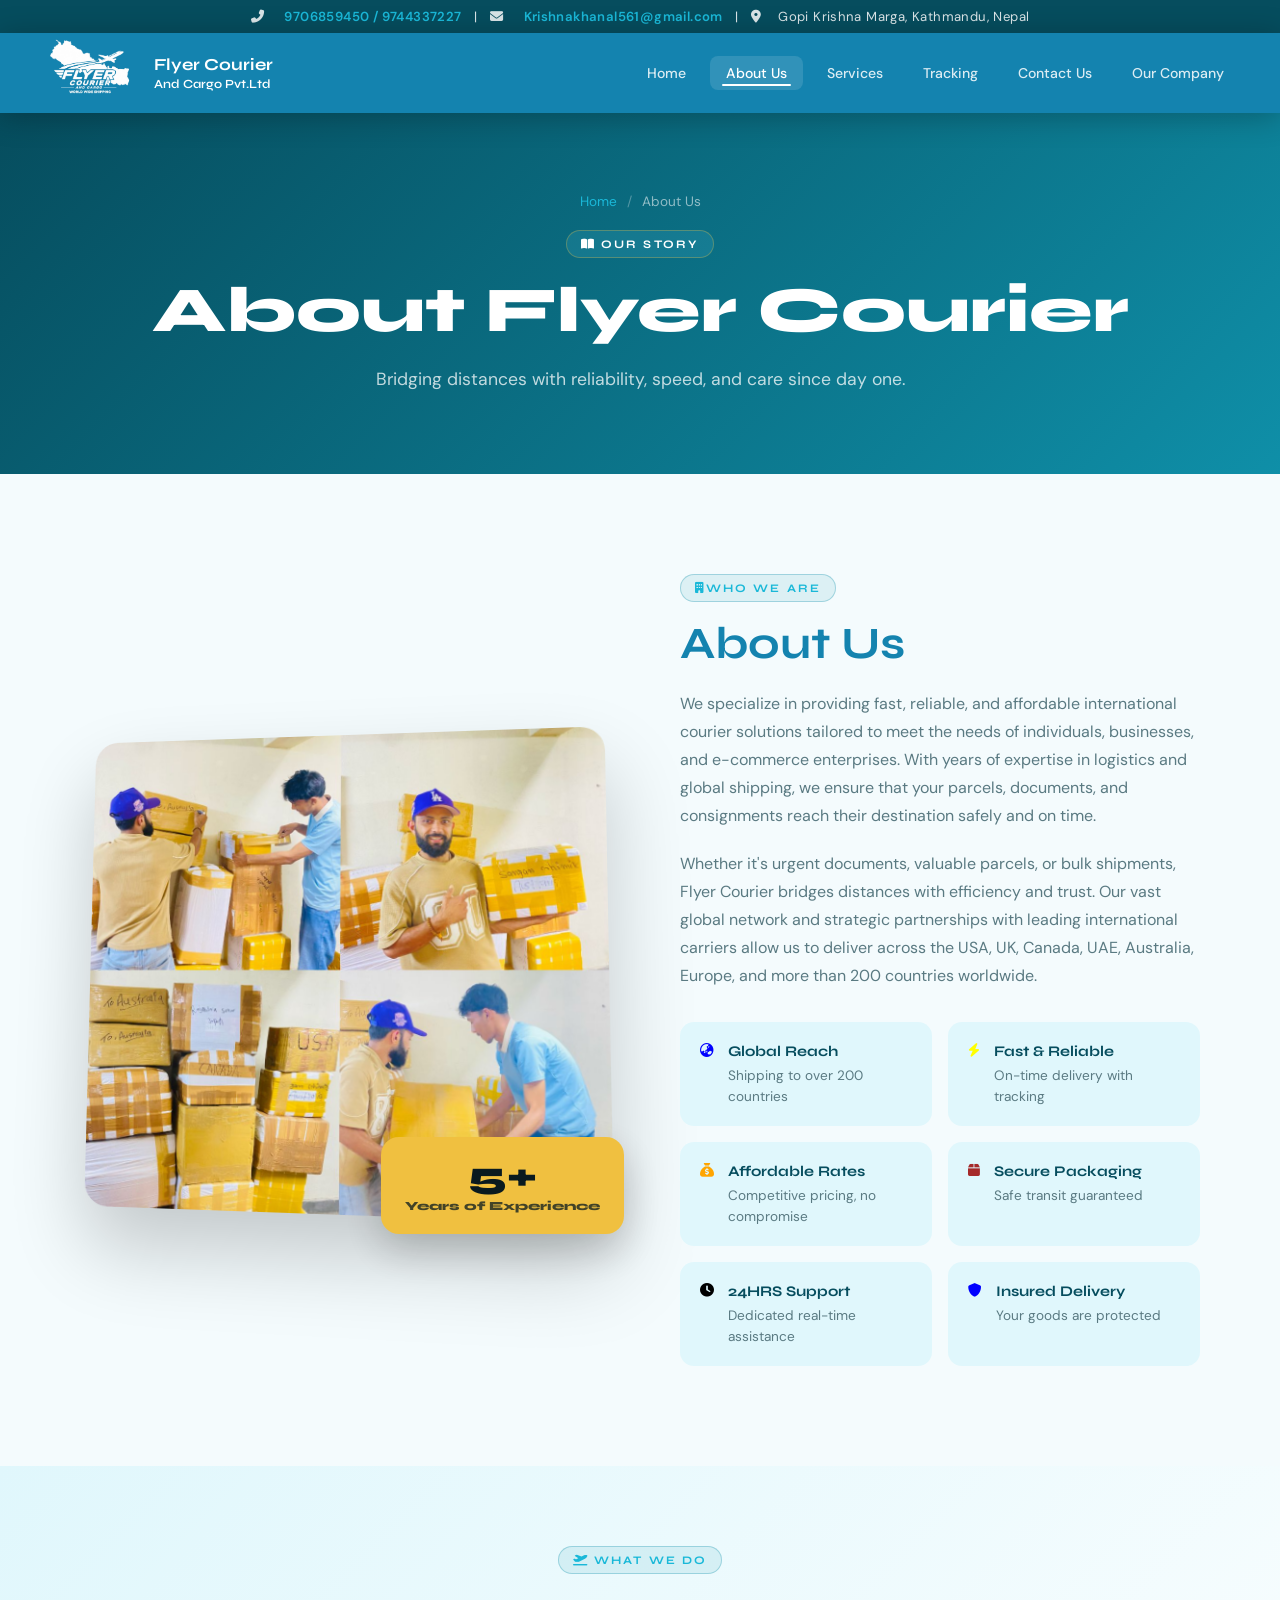
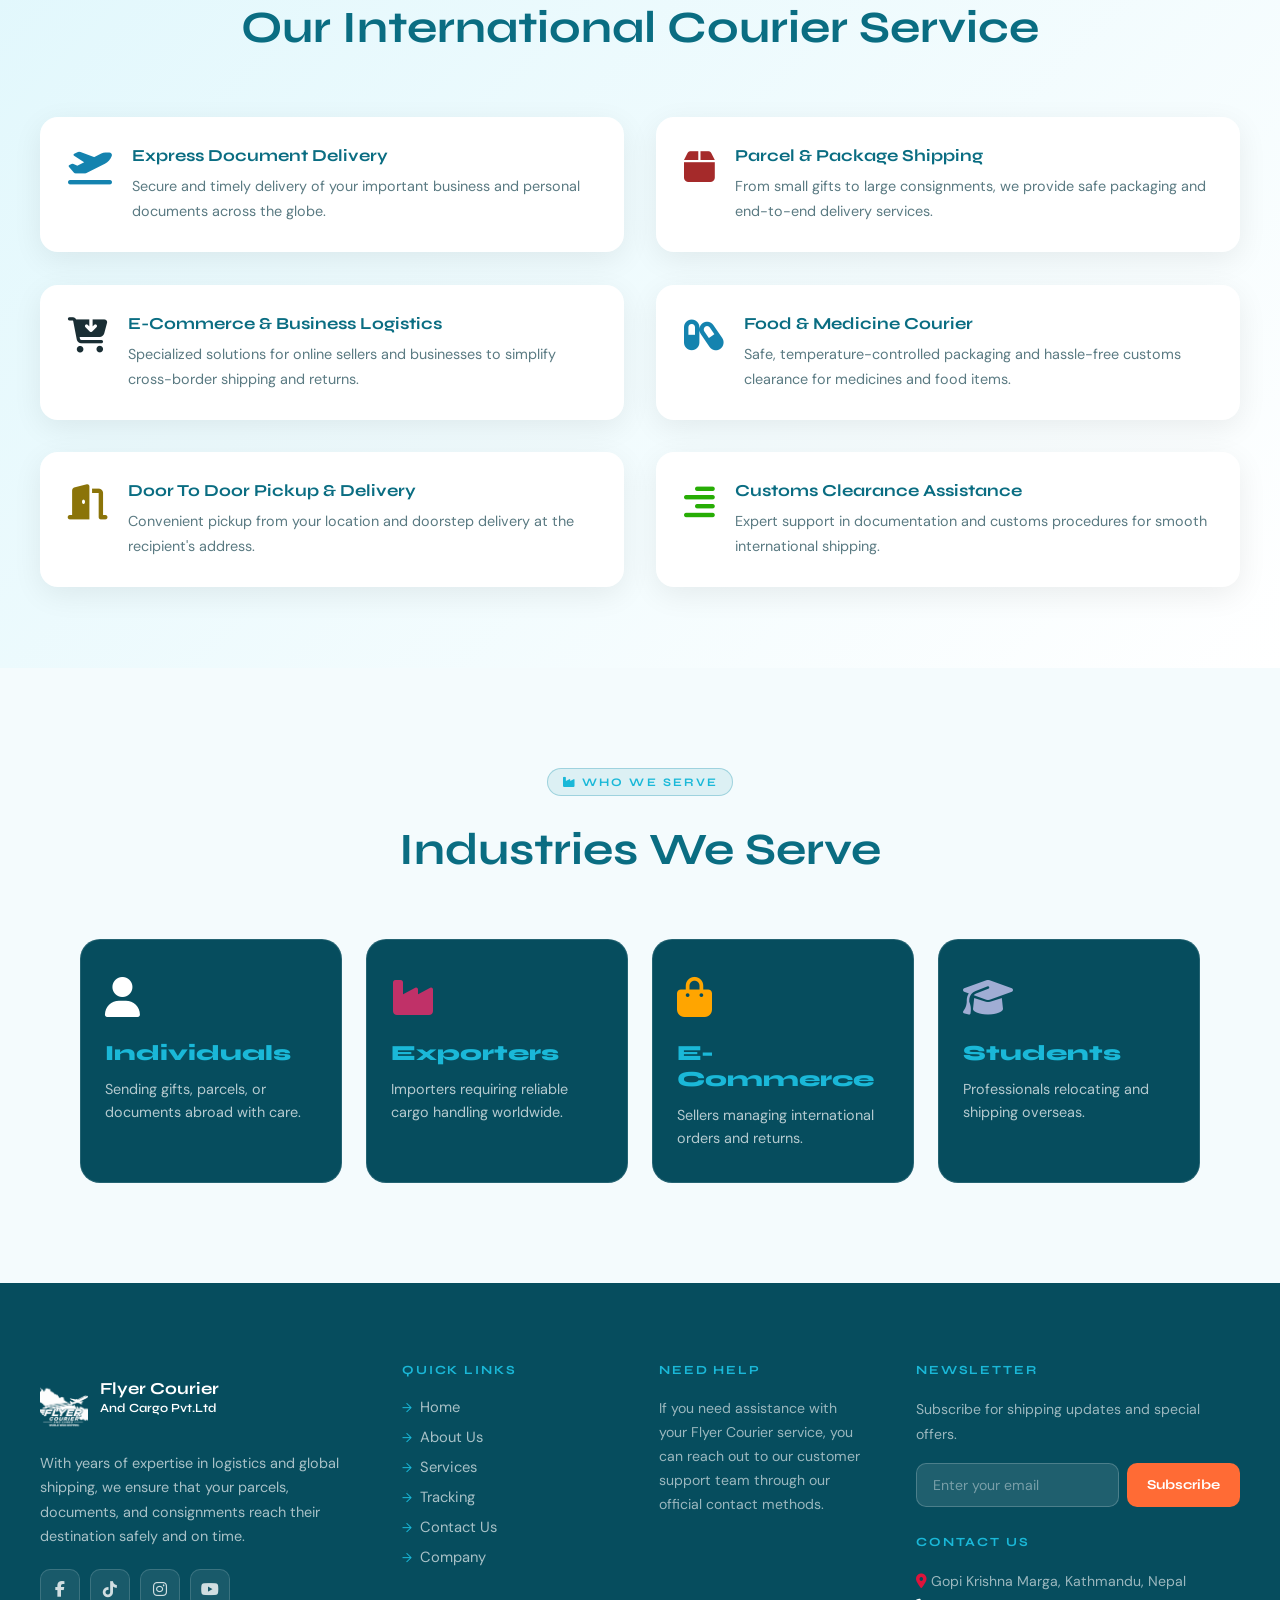
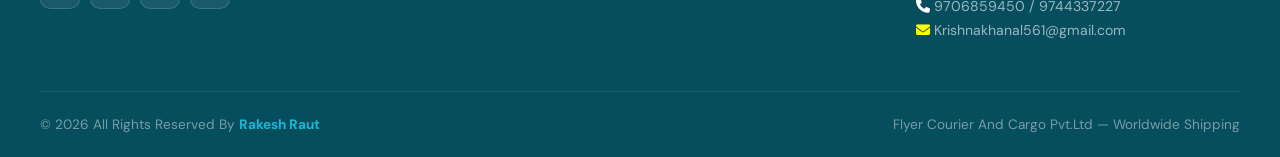
<file: about.html>
<!DOCTYPE html>
<html lang="en">
<head>
  <meta charset="UTF-8" />
  <meta name="viewport" content="width=device-width, initial-scale=1.0" />
  <title>Flyer Courier And Cargo Pvt.Ltd</title>
   <link rel="shortcut icon" href="images/favicon.png" type="image/x-icon">
  <link rel="stylesheet" href="style.css" />
  <link rel="stylesheet" href="https://cdnjs.cloudflare.com/ajax/libs/font-awesome/6.5.0/css/all.min.css" />
</head>
<body>

<!-- ── Scroll Progress ── -->
<div class="scroll-progress" id="scrollProgress"></div>

<!-- ── Top Bar ── -->
<div class="top-bar">
  <i class="fas fa-phone-alt"></i>&nbsp;
  <span>9706859450 / 9744337227</span>
  <separator>&nbsp;|&nbsp;</separator>
  <i class="fas fa-envelope"></i>&nbsp;
  <span>Krishnakhanal561@gmail.com</span>
  <separator>&nbsp;|&nbsp;</separator>
  <i class="fas fa-map-marker-alt"></i>&nbsp; Gopi Krishna Marga, Kathmandu, Nepal
</div>

<!-- ── Navigation ── -->
<nav class="navbar" id="navbar">
  <div class="navbar-logo">
    <div class="logo-icon">
      <img src="images/favicon1.png" alt="Flyer Courier Logo1">
    </div>
    <div class="logo-text">
      <strong>Flyer Courier</strong>
      And Cargo Pvt.Ltd
    </div>
  </div>
  <div class="nav-links">
  <a href="index.html">Home</a>

  <a href="about.html" class="active">About Us</a>

  <a href="services.html">Services</a>

  <a href="tracking.html">Tracking</a>

  <a href="contact.html">Contact Us</a>

  <a href="company.html">Our Company</a>
</div>
</nav>

<!-- ── Page Hero ── -->
<div class="page-hero">
  <div class="page-hero-content">
    <div class="breadcrumb"><a href="index.html">Home</a><span>/</span> About Us</div>
    <div class="section-tag" style="color:white;background:rgba(106, 219, 253, 0.12);border-color:rgba(240,192,64,0.3);" data-anim="drop-in"><i class="fa-solid fa-book-open"></i> Our Story</div>
    <h1 data-anim="fade-up" data-delay="1">About Flyer Courier</h1>
    <p data-anim="fade-up" data-delay="2">Bridging distances with reliability, speed, and care since day one.</p>
  </div>
</div>

<!-- ── About Main ── -->
<div class="section">
  <div class="about-main">
    <div class="about-img-container" data-anim="tilt-left">
      <div class="about-img-main">
        <img src="images/coll.jpeg" alt="About Flyer Courier" />
      </div>
      <div class="about-img-badge">
        <span class="num">5+</span>
        <span class="label">Years of Experience</span>
      </div>
    </div>
    <div class="about-text">
      <div class="section-tag" data-anim="fade-up"><i class="fa-solid fa-building"></i>Who We Are</div>
      <h2 data-anim="fade-up" data-delay="1">About Us</h2>
      <p data-anim="fade-up" data-delay="2">
        We specialize in providing fast, reliable, and affordable international courier solutions tailored to meet the needs of individuals, businesses, and e-commerce enterprises. With years of expertise in logistics and global shipping, we ensure that your parcels, documents, and consignments reach their destination safely and on time.
      </p>
      <p data-anim="fade-up" data-delay="3">
        Whether it's urgent documents, valuable parcels, or bulk shipments, Flyer Courier bridges distances with efficiency and trust. Our vast global network and strategic partnerships with leading international carriers allow us to deliver across the USA, UK, Canada, UAE, Australia, Europe, and more than 200 countries worldwide.
      </p>
      <div class="why-grid" data-anim="fade-up" data-delay="4">
        <div class="why-item"><span class="why-icon"><i class="fa-solid fa-earth-asia" style="color: blue;"></i></span><div><strong>Global Reach</strong><span>Shipping to over 200 countries</span></div></div>
        <div class="why-item"><span class="why-icon"><i class="fa-solid fa-bolt" style="color: yellow;"></i></span><div><strong>Fast &amp; Reliable</strong><span>On-time delivery with tracking</span></div></div>
        <div class="why-item"><span class="why-icon"><i class="fa-solid fa-sack-dollar" style="color: orange;"></i></span><div><strong>Affordable Rates</strong><span>Competitive pricing, no compromise</span></div></div>
        <div class="why-item"><span class="why-icon"><i class="fa-solid fa-box" style="color: brown;"></i></span><div><strong>Secure Packaging</strong><span>Safe transit guaranteed</span></div></div>
        <div class="why-item"><span class="why-icon"><i class="fa-solid fa-clock" style="color: black;"></i></span><div><strong>24HRS Support</strong><span>Dedicated real-time assistance</span></div></div>
        <div class="why-item"><span class="why-icon"><i class="fa-etch fa-solid fa-shield" style="color:blue;"></i></span><div><strong>Insured Delivery</strong><span>Your goods are protected</span></div></div>
      </div>
    </div>
  </div>
</div>

<!-- ── Our International Services ── -->
<div style="background:linear-gradient(135deg,var(--sky),white);padding:80px 40px;">
  <div style="max-width:1200px;margin:0 auto;">
    <div class="section-header">
      <div class="section-tag" data-anim="fade-up"><i class="fa-solid fa-plane-departure"></i> What We Do</div>
      <h2 data-anim="fade-up" data-delay="1">Our International Courier Service</h2>
    </div>
    <div class="courier-services-grid">
      <div class="courier-service-item" data-anim="fade-up" data-delay="1">
        <span class="cs-icon"><i class="fa-solid fa-plane-departure" style="color: #1483af;"></i></span>
        <div class="cs-text">
          <strong>Express Document Delivery</strong>
          <p>Secure and timely delivery of your important business and personal documents across the globe.</p>
        </div>
      </div>
      <div class="courier-service-item" data-anim="fade-up" data-delay="2">
        <span class="cs-icon"><i class="fa-solid fa-box" style="color: brown;"></i></span>
        <div class="cs-text">
          <strong>Parcel &amp; Package Shipping</strong>
          <p>From small gifts to large consignments, we provide safe packaging and end-to-end delivery services.</p>
        </div>
      </div>
      <div class="courier-service-item" data-anim="fade-up" data-delay="3">
        <span class="cs-icon"><i class="fa-solid fa-cart-arrow-down"></i></span>
        <div class="cs-text">
          <strong>E-Commerce &amp; Business Logistics</strong>
          <p>Specialized solutions for online sellers and businesses to simplify cross-border shipping and returns.</p>
        </div>
      </div>
      <div class="courier-service-item" data-anim="fade-up" data-delay="4">
        <span class="cs-icon"><i class="fa-solid fa-capsules" style="color: #1483af;"></i></span>
        <div class="cs-text">
          <strong>Food &amp; Medicine Courier</strong>
          <p>Safe, temperature-controlled packaging and hassle-free customs clearance for medicines and food items.</p>
        </div>
      </div>
      <div class="courier-service-item" data-anim="fade-up" data-delay="5">
        <span class="cs-icon"><i class="fa-solid fa-door-open" style="color: #8b7409;"></i></span>
        <div class="cs-text">
          <strong>Door To Door Pickup &amp; Delivery</strong>
          <p>Convenient pickup from your location and doorstep delivery at the recipient's address.</p>
        </div>
      </div>
      <div class="courier-service-item" data-anim="fade-up" data-delay="6">
        <span class="cs-icon"><i class="fa-solid fa-align-right" style="color: #27ad05;"></i></span>
        <div class="cs-text">
          <strong>Customs Clearance Assistance</strong>
          <p>Expert support in documentation and customs procedures for smooth international shipping.</p>
        </div>
      </div>
    </div>
  </div>
</div>

<!-- ── Industries We Serve ── -->
<div class="section">
  <div class="section-header">
    <div class="section-tag" data-anim="fade-up"><i class="fa-solid fa-industry"></i> Who We Serve</div>
    <h2 data-anim="fade-up" data-delay="1">Industries We Serve</h2>
  </div>
  <div style="display:grid;grid-template-columns:repeat(4,1fr);gap:24px;max-width:1200px;margin:0 auto;">
    <div class="offer-card" style="background:var(--teal-deep);" data-anim="zoom-in" data-delay="1">
      <span class="offer-emoji"><i class="fa-solid fa-user" style="color: white;"></i></span>
      <div class="offer-destination">Individuals</div>
      <div class="offer-desc">Sending gifts, parcels, or documents abroad with care.</div>
    </div>
    <div class="offer-card" style="background:var(--teal-deep);" data-anim="zoom-in" data-delay="2">
      <span class="offer-emoji"><i class="fa-solid fa-industry" style="color: #c03168;"></i></span>
      <div class="offer-destination">Exporters</div>
      <div class="offer-desc">Importers requiring reliable cargo handling worldwide.</div>
    </div>
    <div class="offer-card" style="background:var(--teal-deep);" data-anim="zoom-in" data-delay="3">
      <span class="offer-emoji"><i class="fa-solid fa-shopping-bag" style="color: orange;"></i></span>
      <div class="offer-destination">E-Commerce</div>
      <div class="offer-desc">Sellers managing international orders and returns.</div>
    </div>
    <div class="offer-card" style="background:var(--teal-deep);" data-anim="zoom-in" data-delay="4">
      <span class="offer-emoji"><i class="fa-solid fa-graduation-cap" style="color: #a0add4;"></i></span>
      <div class="offer-destination">Students</div>
      <div class="offer-desc">Professionals relocating and shipping overseas.</div>
    </div>
  </div>
</div>

<!-- Footer -->
<footer class="footer">
  <div class="footer-grid">
    <div class="footer-about" data-anim="fade-up">
      <div style="display:flex;align-items:center;gap:12px;margin-bottom:20px;">
        <div class="logo-icon" style="width:48px;height:48px;font-size:1.1rem;"><img src="images/favicon1.png" alt="Flyer Courier Logo" style="width:100%;height:100%;object-fit:cover;"></div>
        <div class="logo-text"><strong>Flyer Courier</strong>And Cargo Pvt.Ltd</div>
      </div>
      <p>With years of expertise in logistics and global shipping, we ensure that your parcels, documents, and consignments reach their destination safely and on time.</p>
      <div class="footer-social" style="margin-top:20px;">
        <div class="social-btn"><i class="fab fa-facebook-f"></i></div>
        <div class="social-btn"><i class="fab fa-tiktok"></i></div>
        <div class="social-btn"><i class="fab fa-instagram"></i></div>
        <div class="social-btn"><i class="fab fa-youtube"></i></div>
      </div>
    </div>

    <div data-anim="fade-up" data-delay="1">
      <h4>Quick Links</h4>
      <ul class="footer-links">
        <li><a href="index.html">Home</a></li>
        <li><a href="about.html">About Us</a></li>
        <li><a href="services.html">Services</a></li>
        <li><a href="tracking.html">Tracking</a></li>
        <li><a href="contact.html">Contact Us</a></li>
        <li><a href="company.html">Company</a></li>
      </ul>
    </div>

    <div data-anim="fade-up" data-delay="2">
      <h4>Need Help</h4>
      <p style="font-size:0.88rem;color:rgba(255,255,255,0.6);line-height:1.7;">
        If you need assistance with your Flyer Courier service, you can reach out to our customer support team through our official contact methods.
      </p>
    </div>

    <div data-anim="fade-up" data-delay="3">
      <h4>Newsletter</h4>
      <p style="font-size:0.88rem;color:rgba(255,255,255,0.6);margin-bottom:16px;">Subscribe for shipping updates and special offers.</p>
      <form class="newsletter-form" onsubmit="return false;">
        <input type="email" placeholder="Enter your email" required />
        <button type="submit">Subscribe</button>
      </form>
      <div style="margin-top:28px;">
        <h4>Contact Us</h4>
        <p style="font-size:0.88rem;color:rgba(255,255,255,0.6);">
          <i class="fa-solid fa-location-dot" style="color: crimson;"></i> Gopi Krishna Marga, Kathmandu, Nepal<br>
          <i class="fa-solid fa-phone" style="color: white;"></i> 9706859450 / 9744337227<br>
          <i class="fa-solid fa-envelope" style="color: yellow;"></i> Krishnakhanal561@gmail.com
        </p>
      </div>
    </div>
  </div>

  <div class="footer-bottom">
    <span>© 2026 All Rights Reserved By <strong style="color:var(--teal-light);">Rakesh Raut</strong></span>
    <span>Flyer Courier And Cargo Pvt.Ltd — Worldwide Shipping</span>
  </div>
</footer>

<script src="js/script.js"></script>
</body>
</html>
</file>
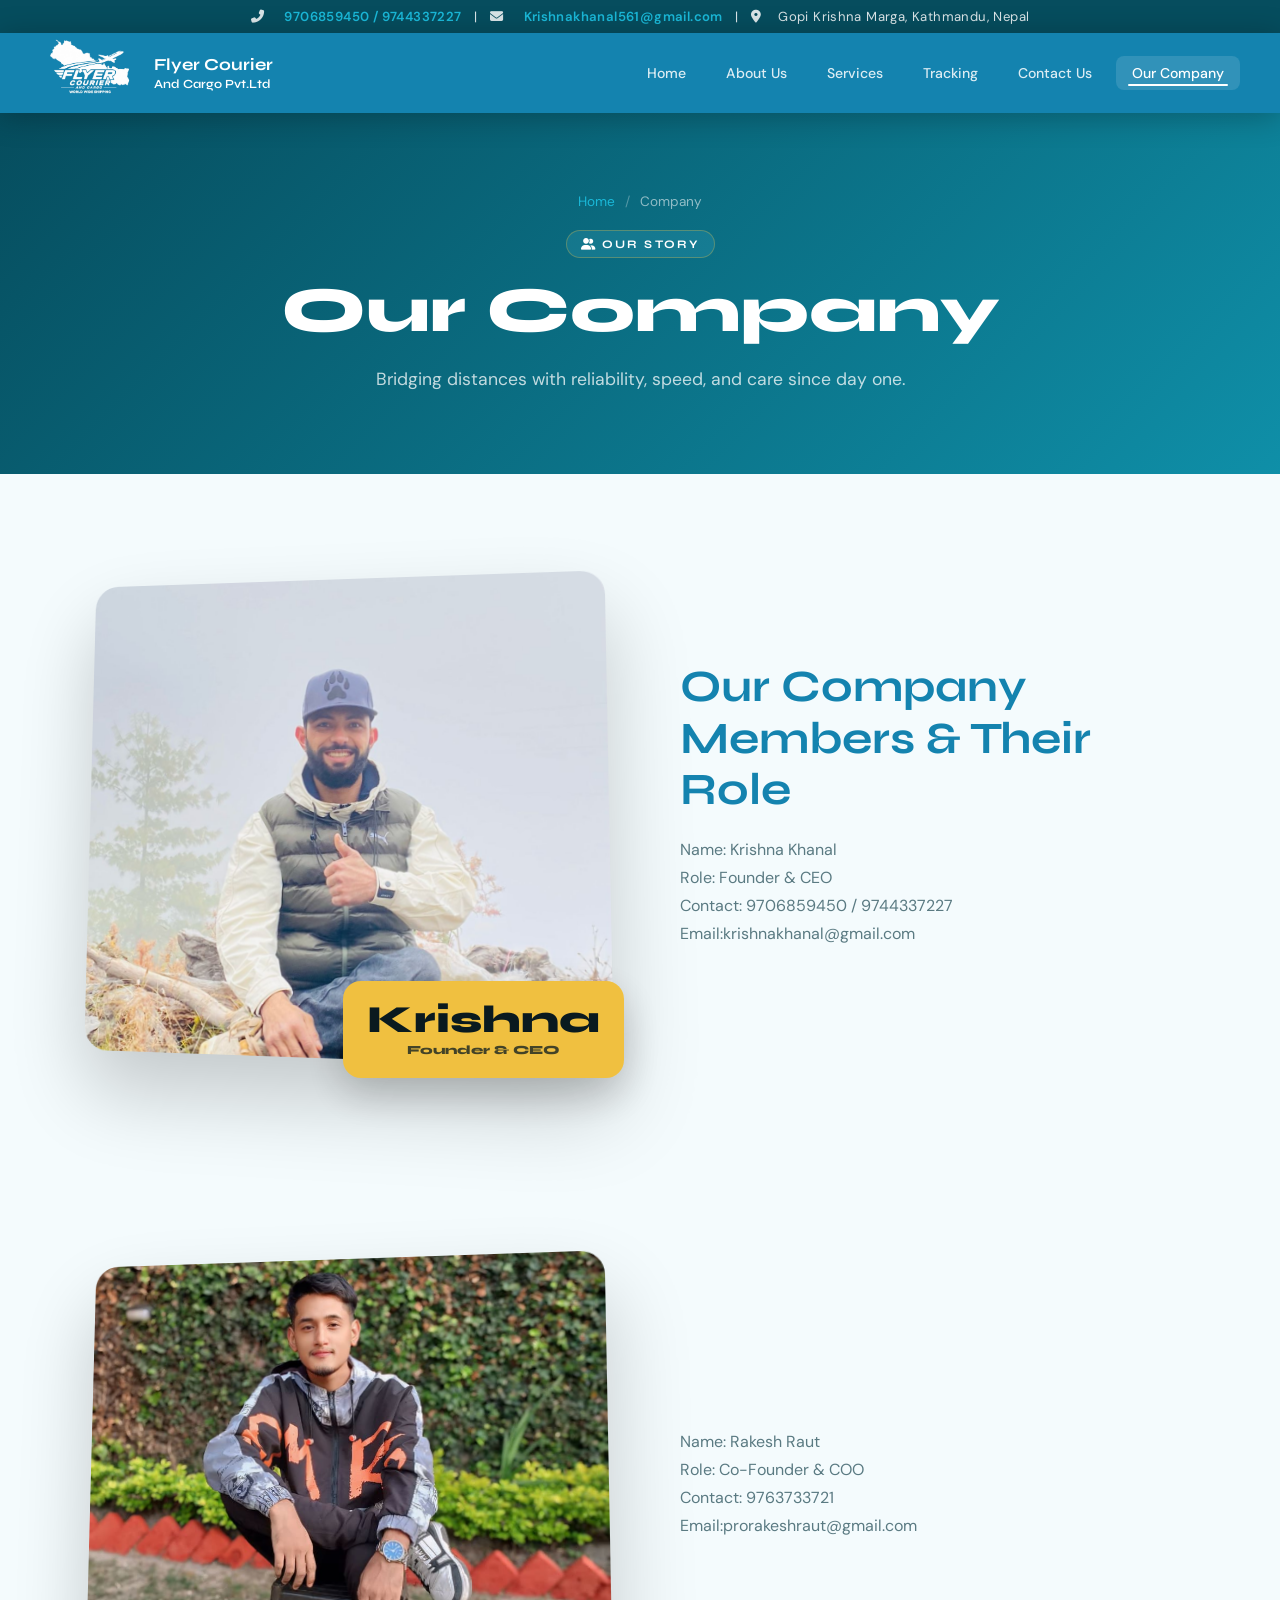
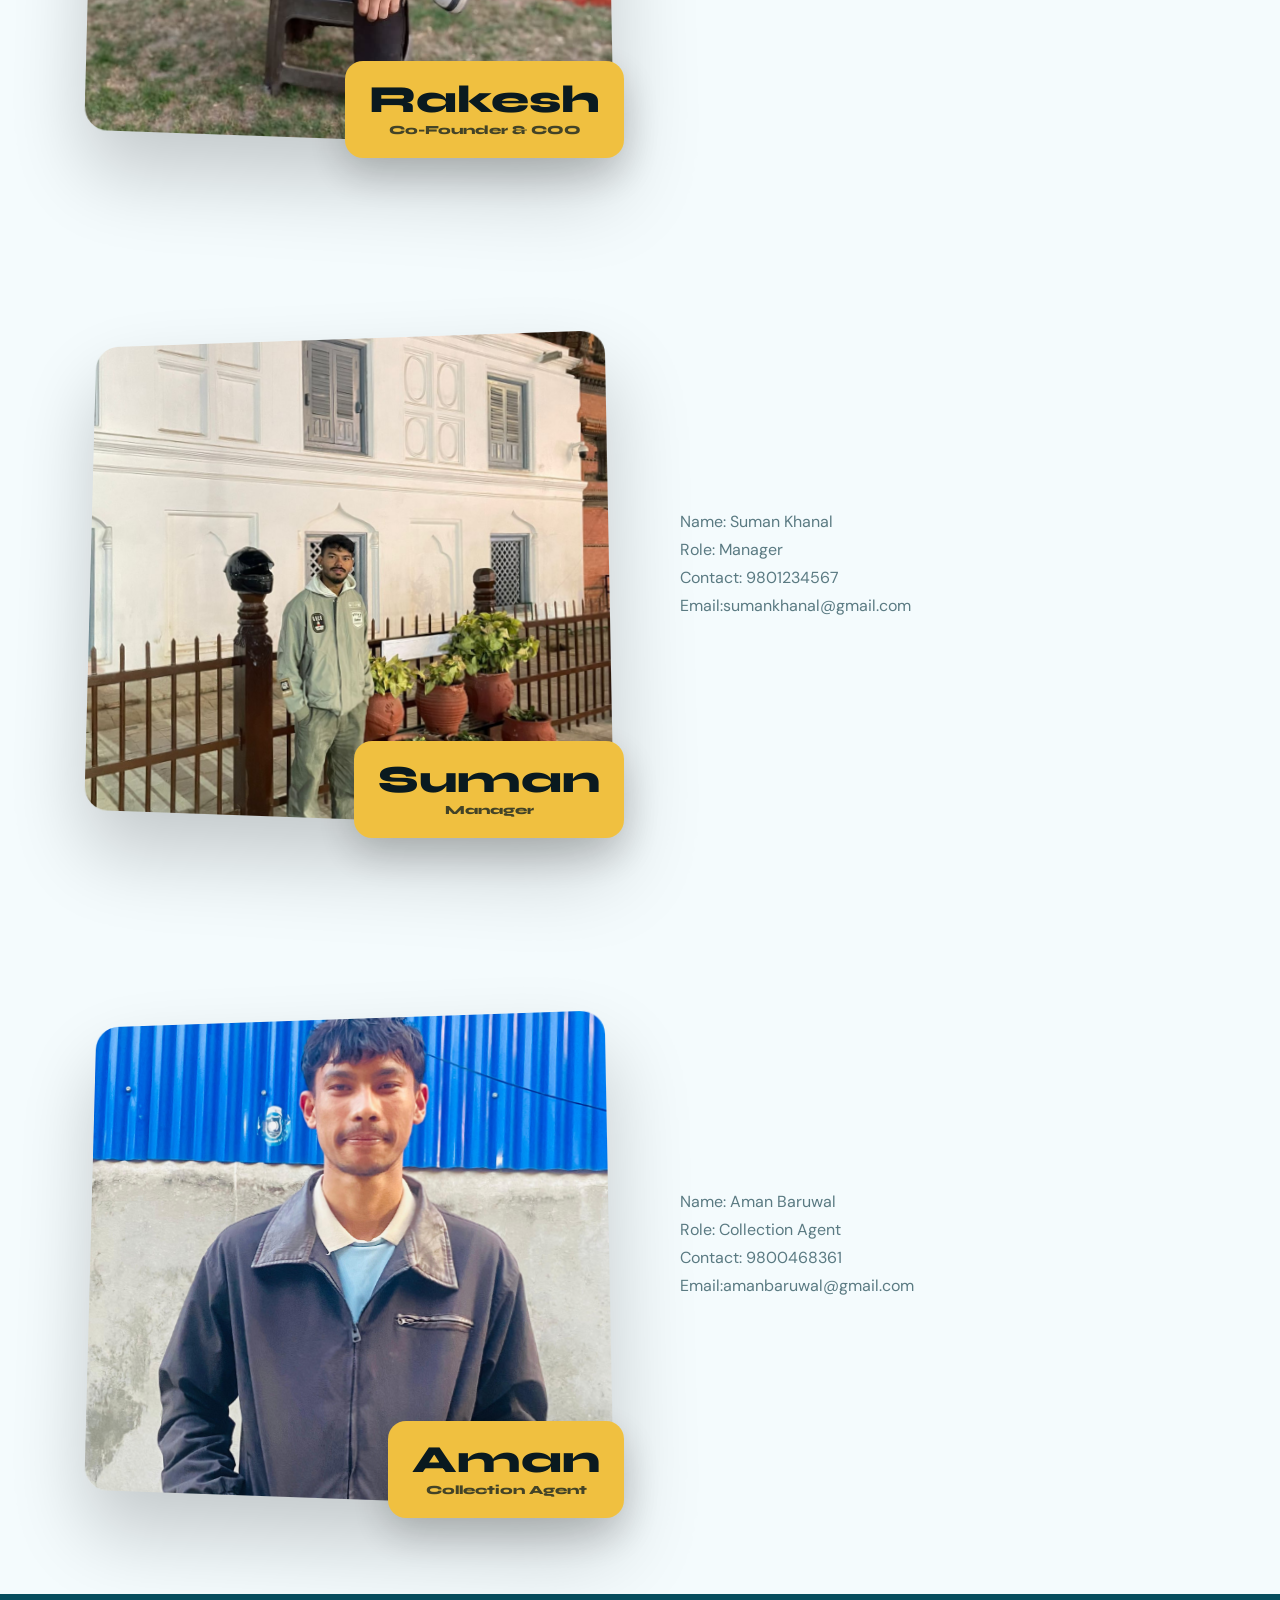
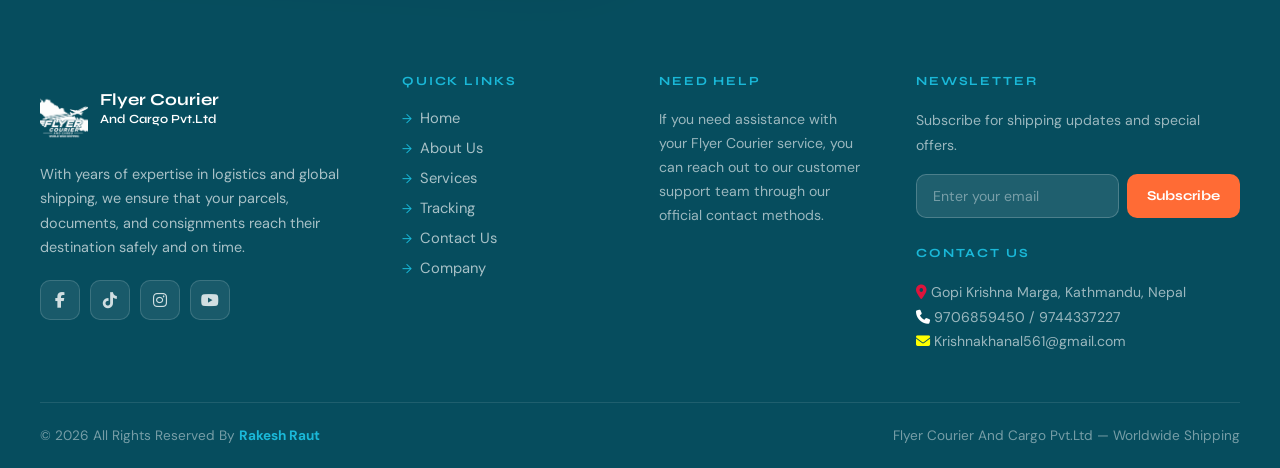
<file: company.html>
<!DOCTYPE html>
<html lang="en">
<head>
  <meta charset="UTF-8" />
  <meta name="viewport" content="width=device-width, initial-scale=1.0" />
  <title>Flyer Courier And Cargo Pvt.Ltd</title>
   <link rel="shortcut icon" href="images/favicon.png" type="image/x-icon">
  <link rel="stylesheet" href="style.css" />
  <link rel="stylesheet" href="https://cdnjs.cloudflare.com/ajax/libs/font-awesome/6.5.0/css/all.min.css" />
</head>
<body>

<!-- ── Scroll Progress ── -->
<div class="scroll-progress" id="scrollProgress"></div>

<!-- ── Top Bar ── -->
<div class="top-bar">
  <i class="fas fa-phone-alt"></i>&nbsp;
  <span>9706859450 / 9744337227</span>
  <separator>&nbsp;|&nbsp;</separator>
  <i class="fas fa-envelope"></i>&nbsp;
  <span>Krishnakhanal561@gmail.com</span>
  <separator>&nbsp;|&nbsp;</separator>
  <i class="fas fa-map-marker-alt"></i>&nbsp; Gopi Krishna Marga, Kathmandu, Nepal
</div>

<!-- ── Navigation ── -->
<nav class="navbar" id="navbar">
  <div class="navbar-logo">
    <div class="logo-icon">
      <img src="images/favicon1.png" alt="Flyer Courier Logo1">
    </div>
    <div class="logo-text">
      <strong>Flyer Courier</strong>
      And Cargo Pvt.Ltd
    </div>
  </div>
  <div class="nav-links">
  <a href="index.html">Home</a>

  <a href="about.html">About Us</a>

  <a href="services.html">Services</a>

  <a href="tracking.html">Tracking</a>

  <a href="contact.html">Contact Us</a>

  <a href="company.html" class="active">Our Company</a>
</div>
</nav>

<!-- ── Page Hero ── -->
<div class="page-hero">
  <div class="page-hero-content">
    <div class="breadcrumb"><a href="index.html">Home</a><span>/</span> Company</div>
    <div class="section-tag" style="color:white;background:rgba(106, 219, 253, 0.12);border-color:rgba(240,192,64,0.3);" data-anim="drop-in"><i class="fa-solid fa-user-friends"></i> Our Story</div>
    <h1 data-anim="fade-up" data-delay="1">Our Company</h1>
    <p data-anim="fade-up" data-delay="2">Bridging distances with reliability, speed, and care since day one.</p>
  </div>
</div>

<!-- ── About Main ── -->
<div class="section">
  <div class="about-main">
    <div class="about-img-container" data-anim="tilt-left">
      <div class="about-img-main">
        <img src="images/krishna.jpeg" alt="About Flyer Courier" />
      </div>
      <div class="about-img-badge">
        <span class="num">Krishna</span>
        <span class="label">Founder & CEO</span>
      </div>
    </div>
    <div class="about-text">
      <!-- <div class="section-tag" data-anim="fade-up">Who We Are</div> -->
      <h2 data-anim="fade-up" data-delay="1">Our Company Members & Their Role</h2>
      <p class="company-text" data-anim="fade-up" data-delay="2">
        Name: Krishna Khanal<br>
        Role: Founder & CEO<br>
        Contact: 9706859450 / 9744337227<br>
        Email:krishnakhanal@gmail.com
      </p>
      <!-- <p data-anim="fade-up" data-delay="3">
        Whether it's urgent documents, valuable parcels, or bulk shipments, Flyer Courier bridges distances with efficiency and trust. Our vast global network and strategic partnerships with leading international carriers allow us to deliver across the USA, UK, Canada, UAE, Australia, Europe, and more than 200 countries worldwide.
      </p> -->
    </div>
  </div>
</div>

<div class="section">
  <div class="about-main">
    <div class="about-img-container" data-anim="tilt-left">
      <div class="about-img-main">
        <img src="images/rakesh.jpeg" alt="About Flyer Courier" />
      </div>
      <div class="about-img-badge">
        <span class="num">Rakesh</span>
        <span class="label">Co-Founder & COO</span>
      </div>
    </div>
    <div class="about-text">
      <!-- <div class="section-tag" data-anim="fade-up">Who We Are</div> -->
      
      <p data-anim="fade-up" data-delay="2">
        Name: Rakesh Raut<br>
        Role: Co-Founder & COO<br>
        Contact: 9763733721<br>
        Email:prorakeshraut@gmail.com
      </p>
      <!-- <p data-anim="fade-up" data-delay="3">
        Whether it's urgent documents, valuable parcels, or bulk shipments, Flyer Courier bridges distances with efficiency and trust. Our vast global network and strategic partnerships with leading international carriers allow us to deliver across the USA, UK, Canada, UAE, Australia, Europe, and more than 200 countries worldwide.
      </p> -->
    </div>
  </div>
</div>

<div class="section">
  <div class="about-main">
    <div class="about-img-container" data-anim="tilt-left">
      <div class="about-img-main">
        <img src="images/suman.jpeg" alt="About Flyer Courier" />
      </div>
      <div class="about-img-badge">
        <span class="num">Suman</span>
        <span class="label">Manager</span>
      </div>
    </div>
    <div class="about-text">
      <!-- <div class="section-tag" data-anim="fade-up">Who We Are</div> -->
      
      <p data-anim="fade-up" data-delay="2">
        Name: Suman Khanal<br>
        Role: Manager<br>
        Contact: 9801234567<br>
        Email:sumankhanal@gmail.com
      </p>
      <!-- <p data-anim="fade-up" data-delay="3">
        Whether it's urgent documents, valuable parcels, or bulk shipments, Flyer Courier bridges distances with efficiency and trust. Our vast global network and strategic partnerships with leading international carriers allow us to deliver across the USA, UK, Canada, UAE, Australia, Europe, and more than 200 countries worldwide.
      </p> -->
    </div>
  </div>
</div>

<div class="section">
  <div class="about-main">
    <div class="about-img-container" data-anim="tilt-left">
      <div class="about-img-main">
        <img src="images/aman.jpeg" alt="About Flyer Courier" />
      </div>
      <div class="about-img-badge">
        <span class="num">Aman</span>
        <span class="label">Collection Agent</span>
      </div>
    </div>
    <div class="about-text">
      <!-- <div class="section-tag" data-anim="fade-up">Who We Are</div> -->
      
      <p data-anim="fade-up" data-delay="2">
        Name: Aman Baruwal<br>
        Role: Collection Agent<br>
        Contact: 9800468361<br>
        Email:amanbaruwal@gmail.com
      </p>
      <!-- <p data-anim="fade-up" data-delay="3">
        Whether it's urgent documents, valuable parcels, or bulk shipments, Flyer Courier bridges distances with efficiency and trust. Our vast global network and strategic partnerships with leading international carriers allow us to deliver across the USA, UK, Canada, UAE, Australia, Europe, and more than 200 countries worldwide.
      </p> -->
    </div>
  </div>
</div>

<footer class="footer">
  <div class="footer-grid">
    <div class="footer-about" data-anim="fade-up">
      <div style="display:flex;align-items:center;gap:12px;margin-bottom:20px;">
        <div class="logo-icon" style="width:48px;height:48px;font-size:1.1rem;"><img src="images/favicon1.png" alt="Flyer Courier Logo" style="width:100%;height:100%;object-fit:cover;"></div>
        <div class="logo-text"><strong>Flyer Courier</strong>And Cargo Pvt.Ltd</div>
      </div>
      <p>With years of expertise in logistics and global shipping, we ensure that your parcels, documents, and consignments reach their destination safely and on time.</p>
      <div class="footer-social" style="margin-top:20px;">
        <div class="social-btn"><i class="fab fa-facebook-f"></i></div>
        <div class="social-btn"><i class="fab fa-tiktok"></i></div>
        <div class="social-btn"><i class="fab fa-instagram"></i></div>
        <div class="social-btn"><i class="fab fa-youtube"></i></div>
      </div>
    </div>

    <div data-anim="fade-up" data-delay="1">
      <h4>Quick Links</h4>
      <ul class="footer-links">
        <li><a href="index.html">Home</a></li>
        <li><a href="about.html">About Us</a></li>
        <li><a href="services.html">Services</a></li>
        <li><a href="tracking.html">Tracking</a></li>
        <li><a href="contact.html">Contact Us</a></li>
        <li><a href="company.html">Company</a></li>
      </ul>
    </div>

    <div data-anim="fade-up" data-delay="2">
      <h4>Need Help</h4>
      <p style="font-size:0.88rem;color:rgba(255,255,255,0.6);line-height:1.7;">
        If you need assistance with your Flyer Courier service, you can reach out to our customer support team through our official contact methods.
      </p>
    </div>

    <div data-anim="fade-up" data-delay="3">
      <h4>Newsletter</h4>
      <p style="font-size:0.88rem;color:rgba(255,255,255,0.6);margin-bottom:16px;">Subscribe for shipping updates and special offers.</p>
      <form class="newsletter-form" onsubmit="return false;">
        <input type="email" placeholder="Enter your email" required />
        <button type="submit">Subscribe</button>
      </form>
      <div style="margin-top:28px;">
        <h4>Contact Us</h4>
        <p style="font-size:0.88rem;color:rgba(255,255,255,0.6);">
          <i class="fa-solid fa-location-dot" style="color: crimson;"></i> Gopi Krishna Marga, Kathmandu, Nepal<br>
          <i class="fa-solid fa-phone" style="color: white;"></i> 9706859450 / 9744337227<br>
          <i class="fa-solid fa-envelope" style="color: yellow;"></i> Krishnakhanal561@gmail.com
        </p>
      </div>
    </div>
  </div>

  <div class="footer-bottom">
    <span>© 2026 All Rights Reserved By <strong style="color:var(--teal-light);">Rakesh Raut</strong></span>
    <span>Flyer Courier And Cargo Pvt.Ltd — Worldwide Shipping</span>
  </div>
</footer>

<script src="js/script.js"></script>
</body>
</html>
</file>
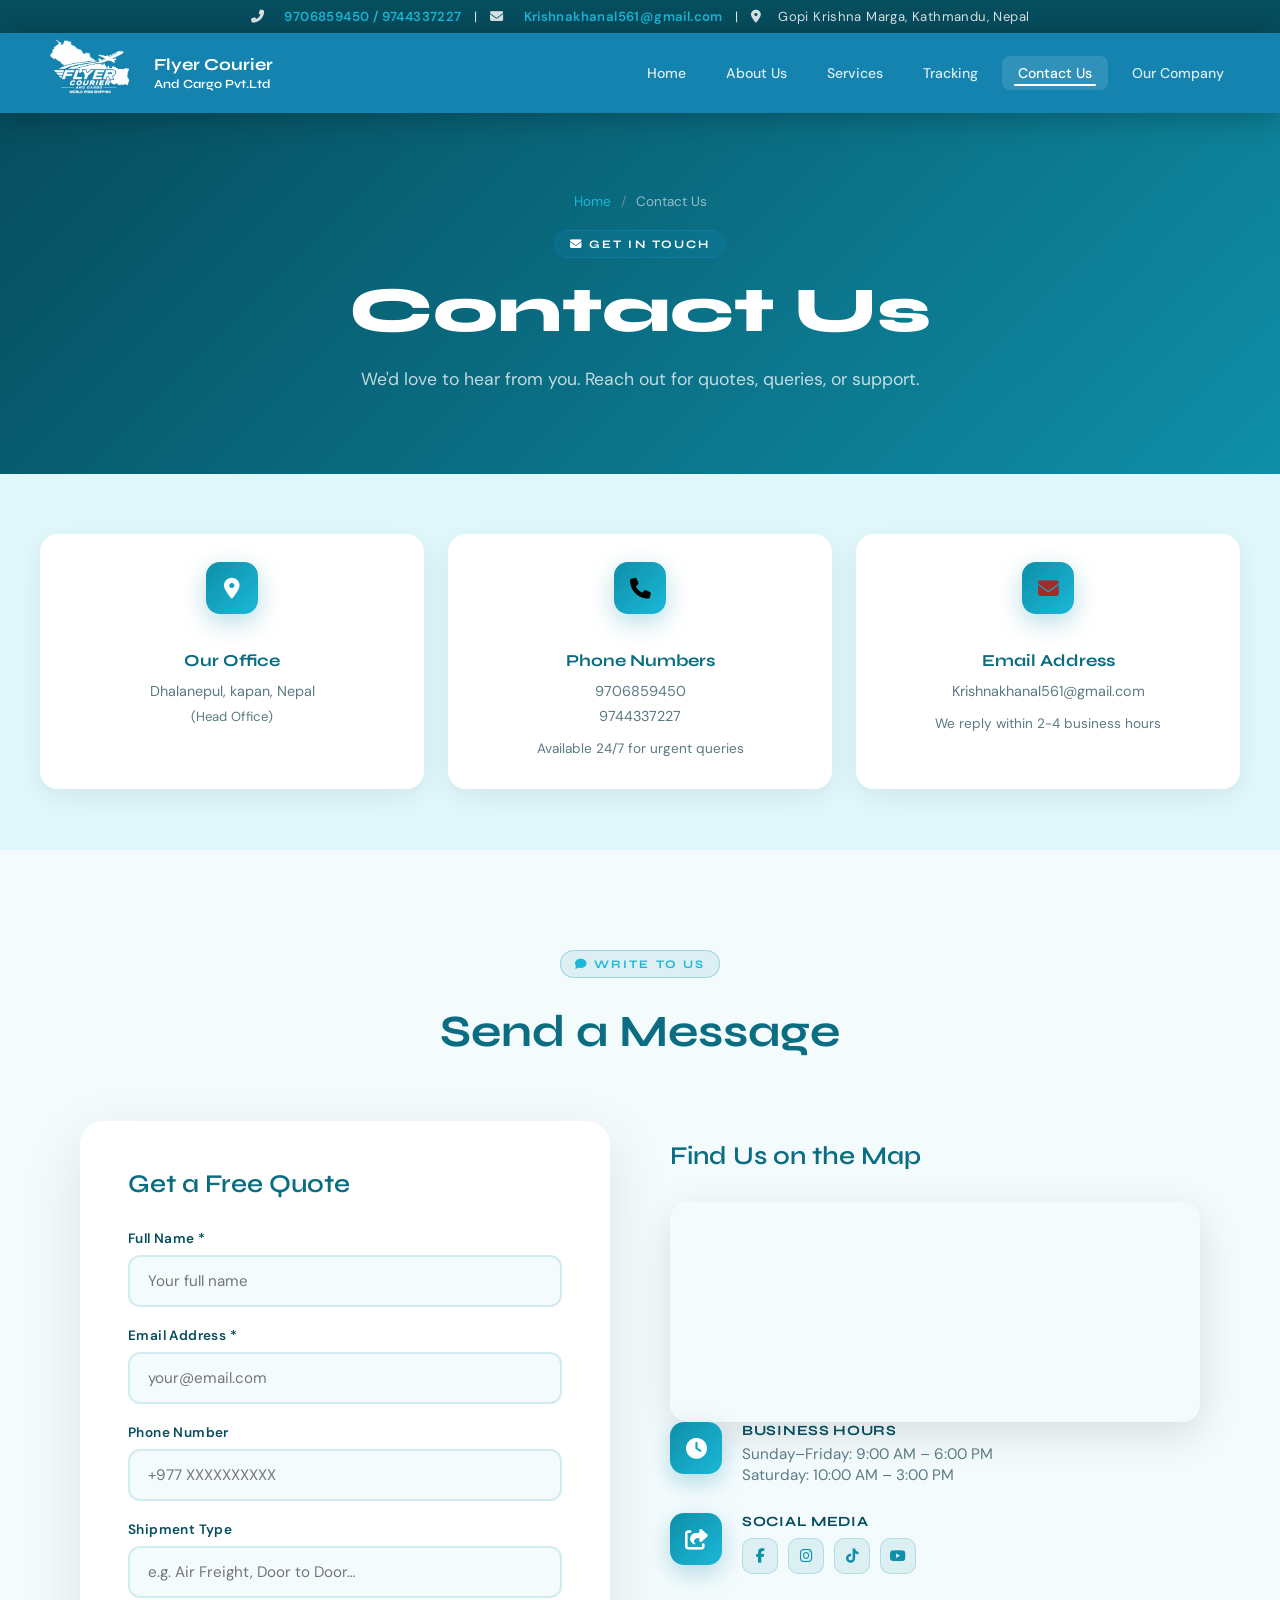
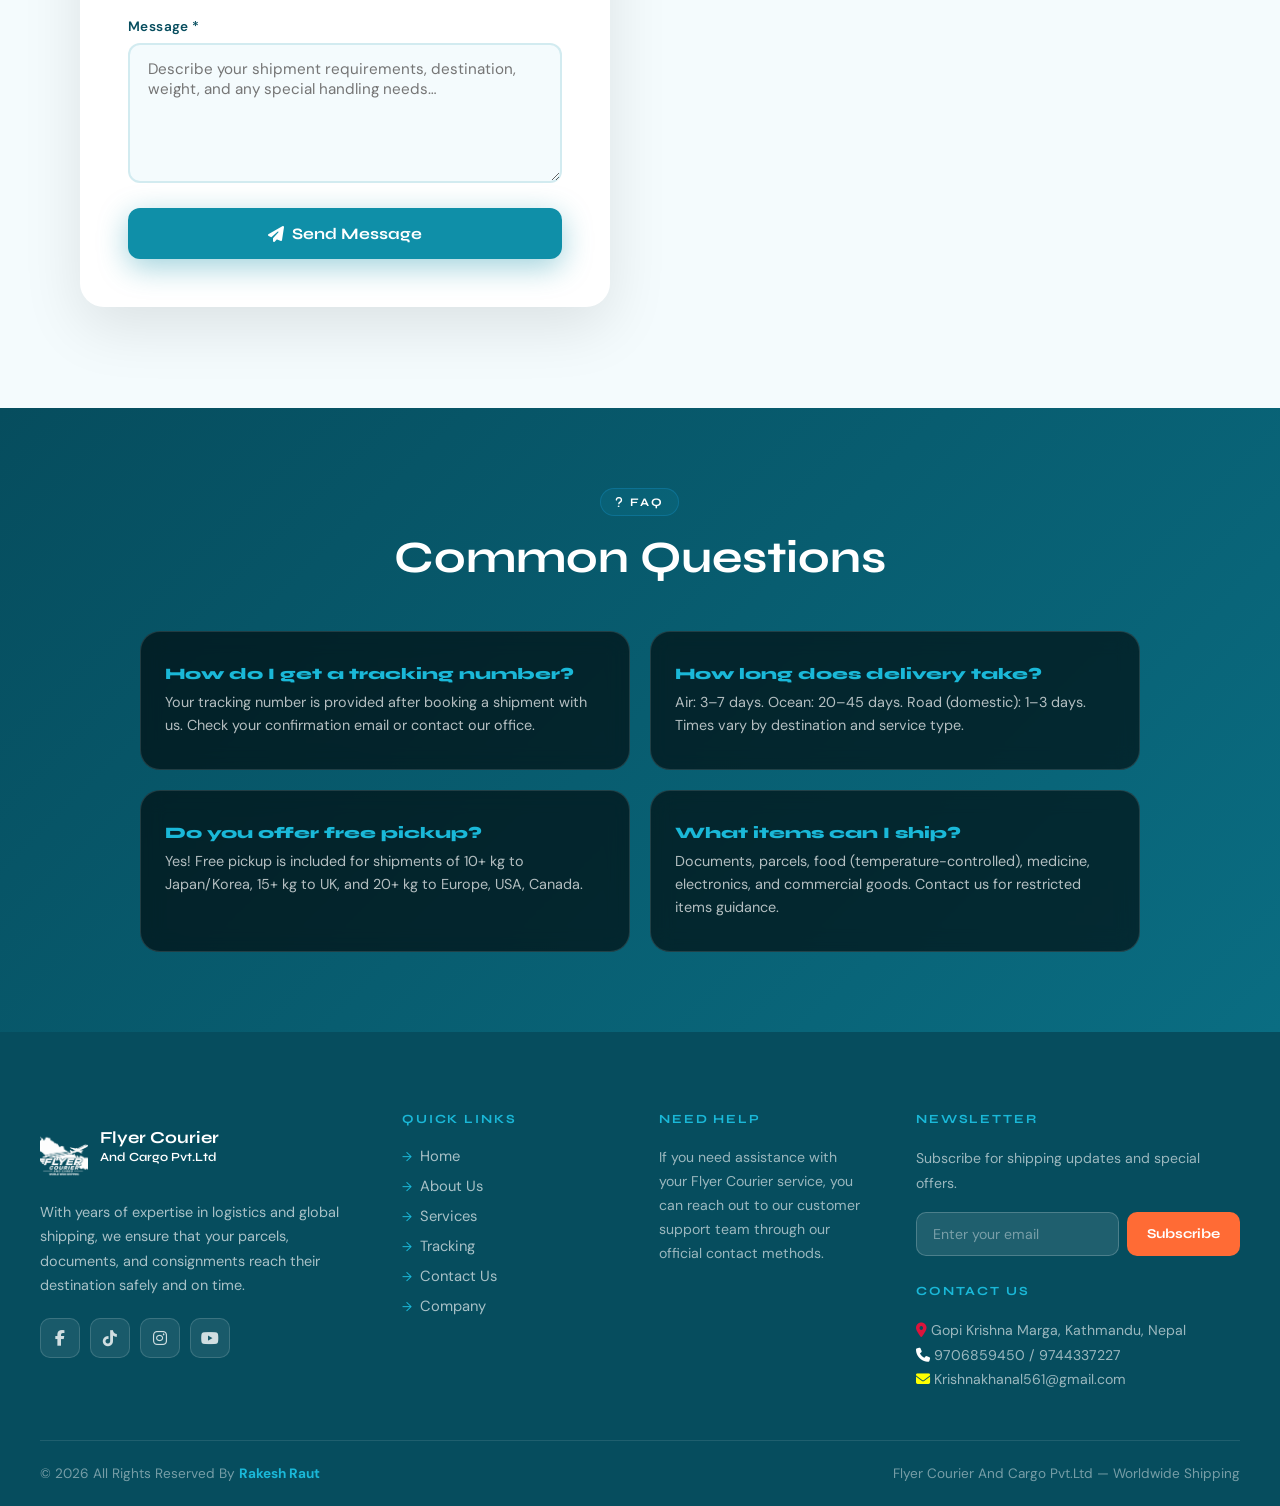
<file: contact.html>
<!DOCTYPE html>
<html lang="en">
<head>
  <meta charset="UTF-8" />
  <meta name="viewport" content="width=device-width, initial-scale=1.0" />
  <title>Flyer Courier And Cargo Pvt.Ltd</title>
   <link rel="shortcut icon" href="images/favicon.png" type="image/x-icon">
  <link rel="stylesheet" href="style.css" />
  <link rel="stylesheet" href="https://cdnjs.cloudflare.com/ajax/libs/font-awesome/6.5.0/css/all.min.css" />
</head>
<body>

<!-- ── Scroll Progress ── -->
<div class="scroll-progress" id="scrollProgress"></div>

<!-- ── Top Bar ── -->
<div class="top-bar">
  <i class="fas fa-phone-alt"></i>&nbsp;
  <span>9706859450 / 9744337227</span>
  <separator>&nbsp;|&nbsp;</separator>
  <i class="fas fa-envelope"></i>&nbsp;
  <span>Krishnakhanal561@gmail.com</span>
  <separator>&nbsp;|&nbsp;</separator>
  <i class="fas fa-map-marker-alt"></i>&nbsp; Gopi Krishna Marga, Kathmandu, Nepal
</div>

<!-- ── Navigation ── -->
<nav class="navbar" id="navbar">
  <div class="navbar-logo">
    <div class="logo-icon">
      <img src="images/favicon1.png" alt="Flyer Courier Logo1">
    </div>
    <div class="logo-text">
      <strong>Flyer Courier</strong>
      And Cargo Pvt.Ltd
    </div>
  </div>
  <div class="nav-links">
  <a href="index.html">Home</a>

  <a href="about.html">About Us</a>

  <a href="services.html">Services</a>

  <a href="tracking.html">Tracking</a>

  <a href="contact.html" class="active">Contact Us</a>

  <a href="company.html" >Our Company</a>
</div>
</nav>

<!-- Page Hero -->
<div class="page-hero contact-page-hero">
  <div class="page-hero-content">
    <div class="breadcrumb"><a href="index.html">Home</a><span>/</span> Contact Us</div>
    <div class="section-tag" style="color:white;background:rgba(20, 146, 204, 0.12);border-color:rgba(31, 135, 204, 0.3);" data-anim="drop-in"><i class="fa-solid fa-envelope"></i> Get In Touch</div>
    <h1 data-anim="fade-up" data-delay="1">Contact Us</h1>
    <p data-anim="fade-up" data-delay="2">We'd love to hear from you. Reach out for quotes, queries, or support.</p>
  </div>
</div>

<!-- ─── Info Cards ─── -->
<div class="contact-container" style="background:var(--sky);padding:60px 40px;">
  <div style="max-width:1200px;margin:0 auto;display:grid;grid-template-columns:repeat(3,1fr);gap:24px;">
    <div class="courier-service-item" data-anim="zoom-in" data-delay="1" style="flex-direction:column;text-align:center;align-items:center;">
      <div class="contact-icon" style="margin-bottom:16px;animation:none;"><i class="fa-solid fa-location-dot" style="color: white;"></i></div>
      <div class="cs-text">
        <strong>Our Office</strong>
        <p>Dhalanepul, kapan, Nepal<br><span style="font-size:0.82rem;color:var(--muted);">(Head Office)</span></p>
        <!-- <p style="margin-top:8px;font-size:0.85rem;">Sukedhara, Kathmandu<br><span style="font-size:0.82rem;color:var(--muted);">(Branch Office)</span></p> -->
      </div>
    </div>
    <div class="courier-service-item" data-anim="zoom-in" data-delay="2" style="flex-direction:column;text-align:center;align-items:center;">
      <div class="contact-icon" style="margin-bottom:16px;animation:none;"><i class="fa-solid fa-phone" style="color: black;"></i></div>
      <div class="cs-text">
        <strong>Phone Numbers</strong>
        <p>9706859450<br>9744337227</p>
        <p style="margin-top:8px;font-size:0.85rem;color:var(--muted);">Available 24/7 for urgent queries</p>
      </div>
    </div>
    <div class="courier-service-item" data-anim="zoom-in" data-delay="3" style="flex-direction:column;text-align:center;align-items:center;">
      <div class="contact-icon" style="margin-bottom:16px;animation:none;"><i class="fa-solid fa-envelope" style="color: brown;"></i></div>
      <div class="cs-text">
        <strong>Email Address</strong>
        <p>Krishnakhanal561@gmail.com</p>
        <p style="margin-top:8px;font-size:0.85rem;color:var(--muted);">We reply within 2-4 business hours</p>
      </div>
    </div>
  </div>
</div>

<!-- ─── Contact Main ─── -->
<div class="section">
  <div class="section-header">
    <div class="section-tag" data-anim="fade-up"><i class="fa-solid fa-comment"></i> Write to Us</div>
    <h2 data-anim="fade-up" data-delay="1">Send a Message</h2>
  </div>
  <div class="contact-grid">
    <!-- Form -->
    <div class="contact-form-wrap" data-anim="fade-right">
      <h3>Get a Free Quote</h3>
      <form id="contactForm">
        <div class="form-group">
          <label>Full Name *</label>
          <input type="text" placeholder="Your full name" required />
        </div>
        <div class="form-group">
          <label>Email Address *</label>
          <input type="email" placeholder="your@email.com" required />
        </div>
        <div class="form-group">
          <label>Phone Number</label>
          <input type="tel" placeholder="+977 XXXXXXXXXX" />
        </div>
        <div class="form-group">
          <label>Shipment Type</label>
          <input type="text" placeholder="e.g. Air Freight, Door to Door…" />
        </div>
        <div class="form-group">
          <label>Message *</label>
          <textarea placeholder="Describe your shipment requirements, destination, weight, and any special handling needs…" required></textarea>
        </div>
        <button type="submit" class="btn btn-primary" style="width:100%;justify-content:center;font-size:1rem;padding:16px;">
          <i class="fas fa-paper-plane"></i> Send Message
        </button>
        <div id="formAlert" class="alert"></div>
      </form>
    </div>

    <!-- Map & Info -->
    <div class="contact-info" data-anim="fade-left">
      <h3>Find Us on the Map</h3>
      <div class="map-embed">
        <iframe src="https://www.google.com/maps/embed?pb=!1m18!1m12!1m3!1d3531.763821764434!2d85.34666417425483!3d27.724577524733427!2m3!1f0!2f0!3f0!3m2!1i1024!2i768!4f13.1!3m3!1m2!1s0x39eb19cdef354aad%3A0x897e76fd406d012e!2sFlyer%20Courier%20And%20Cargo!5e0!3m2!1sen!2snp!4v1782056526523!5m2!1sen!2snp" width="600" height="450" style="border:0;" allowfullscreen="" loading="lazy" referrerpolicy="no-referrer-when-downgrade"></iframe>
      </div>

      <div class="contact-item">
        <div class="contact-icon"><i class="fa-solid fa-clock" style="color: white;"></i></div>
        <div class="contact-detail">
          <strong>Business Hours</strong>
          <span>Sunday–Friday: 9:00 AM – 6:00 PM<br>Saturday: 10:00 AM – 3:00 PM</span>
        </div>
      </div>
      <div class="contact-item">
        <div class="contact-icon"><i class="fa-solid fa-share-from-square" style="color: white;"></i></div>
        <div class="contact-detail">
          <strong>Social Media</strong>
          <div class="footer-social" style="margin:8px 0 0;">
            <div class="social-btn" style="width:36px;height:36px;background:rgba(15,143,168,0.1);border-color:rgba(15,143,168,0.2);color:var(--teal);font-size:0.9rem;"><i class="fab fa-facebook-f"></i></div>
            <div class="social-btn" style="width:36px;height:36px;background:rgba(15,143,168,0.1);border-color:rgba(15,143,168,0.2);color:var(--teal);font-size:0.9rem;"><i class="fab fa-instagram"></i></div>
            <div class="social-btn" style="width:36px;height:36px;background:rgba(15,143,168,0.1);border-color:rgba(15,143,168,0.2);color:var(--teal);font-size:0.9rem;"><i class="fab fa-tiktok"></i></div>
            <div class="social-btn" style="width:36px;height:36px;background:rgba(15,143,168,0.1);border-color:rgba(15,143,168,0.2);color:var(--teal);font-size:0.9rem;"><i class="fab fa-youtube"></i></div>
          </div>
        </div>
      </div>
    </div>
  </div>
</div>

<!-- ─── FAQ Strip ─── -->
<div style="background:linear-gradient(135deg,var(--teal-deep),var(--teal-dark));padding:80px 40px;">
  <div style="max-width:1000px;margin:0 auto;text-align:center;">
    <div class="section-tag" style="color:white;background:rgba(23, 156, 197, 0.12);border-color:rgba(28, 153, 211, 0.3);margin-bottom:16px;" data-anim="fade-up"><i class="fa-solid fa-question"></i> FAQ</div>
    <h2 style="color:white;margin-bottom:48px;" data-anim="fade-up" data-delay="1">Common Questions</h2>
    <div style="display:grid;grid-template-columns:1fr 1fr;gap:20px;text-align:left;">
      <div class="offer-card" data-anim="fade-up" data-delay="1">
        <div class="offer-destination" style="font-size:1rem;margin-bottom:8px;">How do I get a tracking number?</div>
        <div class="offer-desc">Your tracking number is provided after booking a shipment with us. Check your confirmation email or contact our office.</div>
      </div>
      <div class="offer-card" data-anim="fade-up" data-delay="2">
        <div class="offer-destination" style="font-size:1rem;margin-bottom:8px;">How long does delivery take?</div>
        <div class="offer-desc">Air: 3–7 days. Ocean: 20–45 days. Road (domestic): 1–3 days. Times vary by destination and service type.</div>
      </div>
      <div class="offer-card" data-anim="fade-up" data-delay="3">
        <div class="offer-destination" style="font-size:1rem;margin-bottom:8px;">Do you offer free pickup?</div>
        <div class="offer-desc">Yes! Free pickup is included for shipments of 10+ kg to Japan/Korea, 15+ kg to UK, and 20+ kg to Europe, USA, Canada.</div>
      </div>
      <div class="offer-card" data-anim="fade-up" data-delay="4">
        <div class="offer-destination" style="font-size:1rem;margin-bottom:8px;">What items can I ship?</div>
        <div class="offer-desc">Documents, parcels, food (temperature-controlled), medicine, electronics, and commercial goods. Contact us for restricted items guidance.</div>
      </div>
    </div>
  </div>
</div>

<!-- Footer -->
<footer class="footer">
  <div class="footer-grid">
    <div class="footer-about" data-anim="fade-up">
      <div style="display:flex;align-items:center;gap:12px;margin-bottom:20px;">
        <div class="logo-icon" style="width:48px;height:48px;font-size:1.1rem;"><img src="images/favicon1.png" alt="Flyer Courier Logo" style="width:100%;height:100%;object-fit:cover;"></div>
        <div class="logo-text"><strong>Flyer Courier</strong>And Cargo Pvt.Ltd</div>
      </div>
      <p>With years of expertise in logistics and global shipping, we ensure that your parcels, documents, and consignments reach their destination safely and on time.</p>
      <div class="footer-social" style="margin-top:20px;">
        <div class="social-btn"><i class="fab fa-facebook-f"></i></div>
        <div class="social-btn"><i class="fab fa-tiktok"></i></div>
        <div class="social-btn"><i class="fab fa-instagram"></i></div>
        <div class="social-btn"><i class="fab fa-youtube"></i></div>
      </div>
    </div>

    <div data-anim="fade-up" data-delay="1">
      <h4>Quick Links</h4>
      <ul class="footer-links">
        <li><a href="index.html">Home</a></li>
        <li><a href="about.html">About Us</a></li>
        <li><a href="services.html">Services</a></li>
        <li><a href="tracking.html">Tracking</a></li>
        <li><a href="contact.html">Contact Us</a></li>
        <li><a href="company.html">Company</a></li>
      </ul>
    </div>

    <div data-anim="fade-up" data-delay="2">
      <h4>Need Help</h4>
      <p style="font-size:0.88rem;color:rgba(255,255,255,0.6);line-height:1.7;">
        If you need assistance with your Flyer Courier service, you can reach out to our customer support team through our official contact methods.
      </p>
    </div>

    <div data-anim="fade-up" data-delay="3">
      <h4>Newsletter</h4>
      <p style="font-size:0.88rem;color:rgba(255,255,255,0.6);margin-bottom:16px;">Subscribe for shipping updates and special offers.</p>
      <form class="newsletter-form" onsubmit="return false;">
        <input type="email" placeholder="Enter your email" required />
        <button type="submit">Subscribe</button>
      </form>
      <div style="margin-top:28px;">
        <h4>Contact Us</h4>
        <p style="font-size:0.88rem;color:rgba(255,255,255,0.6);">
          <i class="fa-solid fa-location-dot" style="color: crimson;"></i> Gopi Krishna Marga, Kathmandu, Nepal<br>
          <i class="fa-solid fa-phone" style="color: white;"></i> 9706859450 / 9744337227<br>
          <i class="fa-solid fa-envelope" style="color: yellow;"></i> Krishnakhanal561@gmail.com
        </p>
      </div>
    </div>
  </div>

  <div class="footer-bottom">
    <span>© 2026 All Rights Reserved By <strong style="color:var(--teal-light);">Rakesh Raut</strong></span>
    <span>Flyer Courier And Cargo Pvt.Ltd — Worldwide Shipping</span>
  </div>
</footer>

<script src="js/script.js"></script>
</body>
</html>
</file>
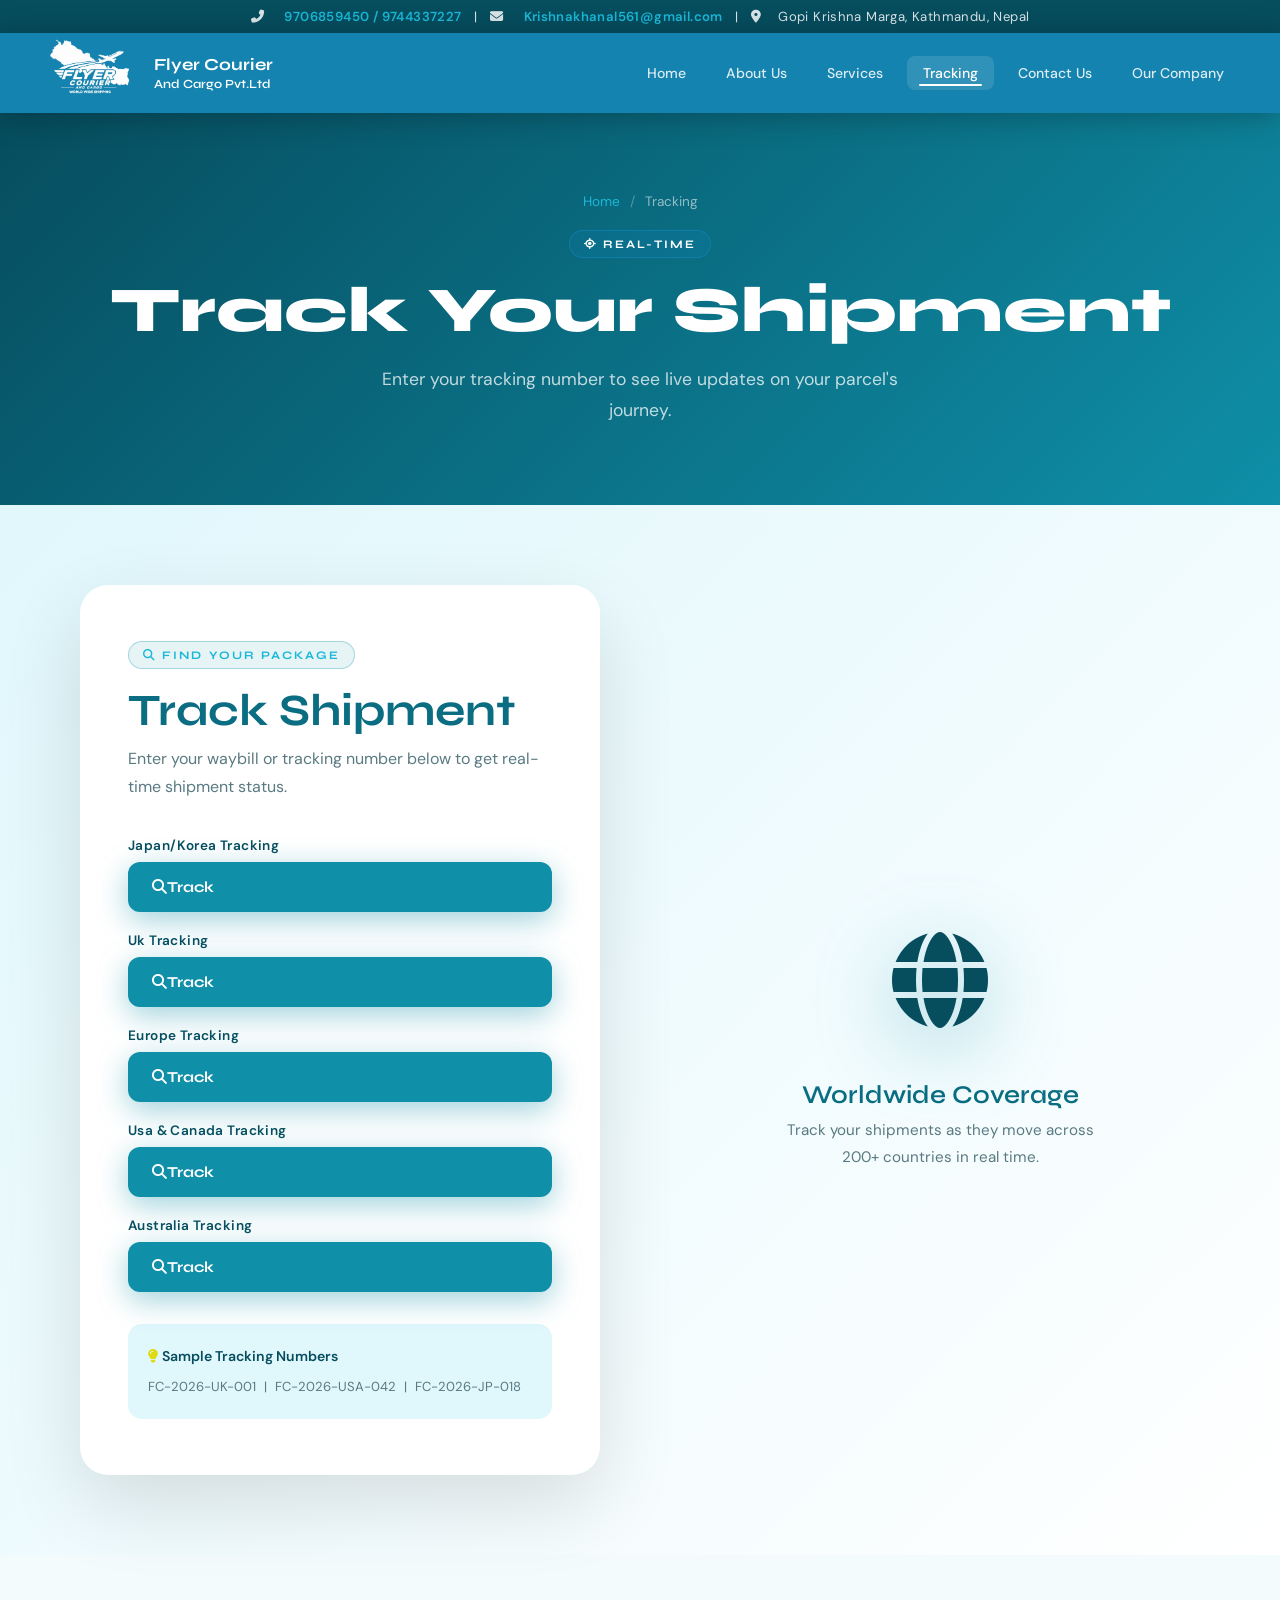
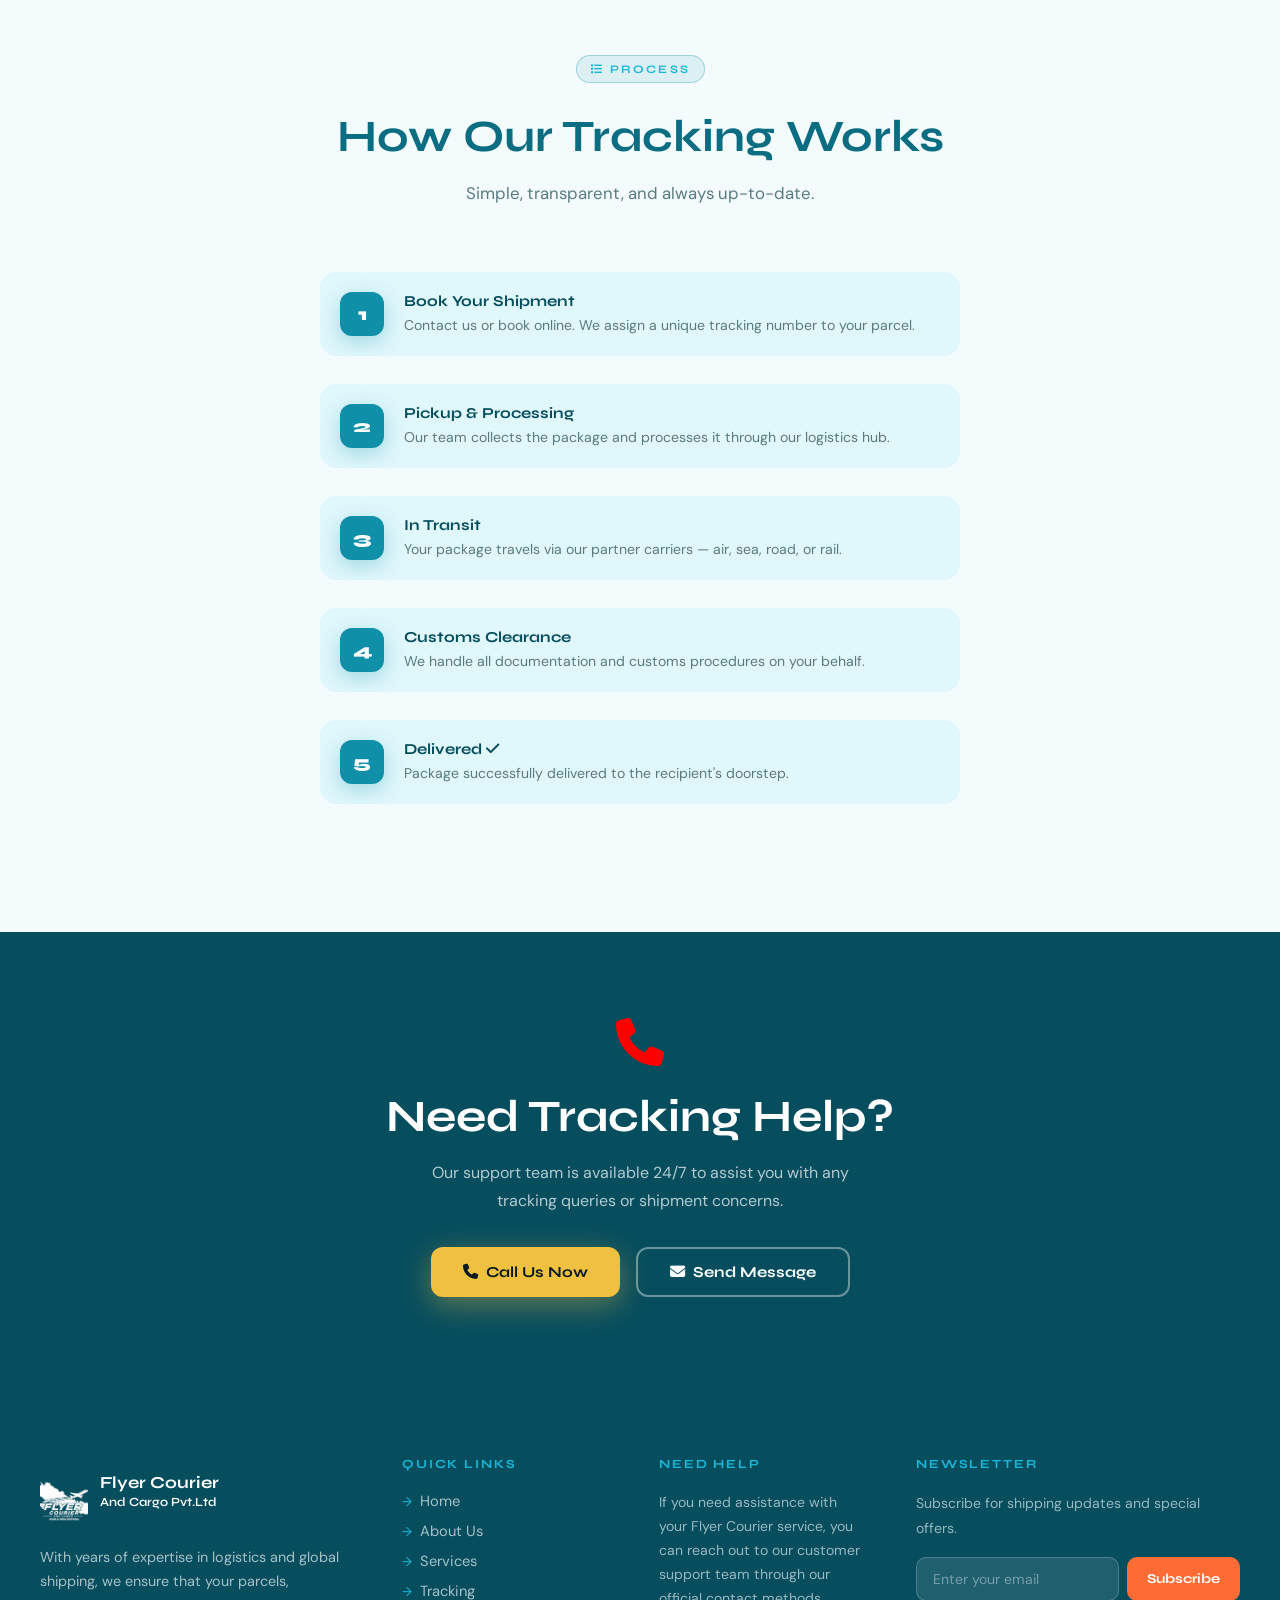
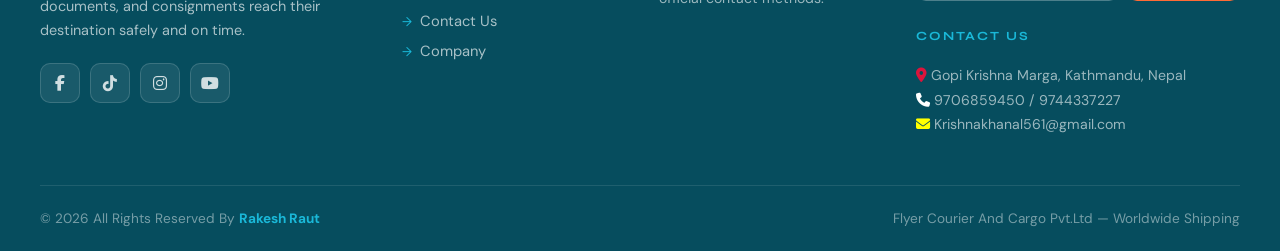
<file: tracking.html>
<!DOCTYPE html>
<html lang="en">
<head>
  <meta charset="UTF-8" />
  <meta name="viewport" content="width=device-width, initial-scale=1.0" />
  <title>Flyer Courier And Cargo Pvt.Ltd</title>
   <link rel="shortcut icon" href="images/favicon.png" type="image/x-icon">
  <link rel="stylesheet" href="style.css" />
  <link rel="stylesheet" href="https://cdnjs.cloudflare.com/ajax/libs/font-awesome/6.5.0/css/all.min.css" />
</head>
<body>

<!-- ── Scroll Progress ── -->
<div class="scroll-progress" id="scrollProgress"></div>

<!-- ── Top Bar ── -->
<div class="top-bar">
  <i class="fas fa-phone-alt"></i>&nbsp;
  <span>9706859450 / 9744337227</span>
  <separator>&nbsp;|&nbsp;</separator>
  <i class="fas fa-envelope"></i>&nbsp;
  <span>Krishnakhanal561@gmail.com</span>
  <separator>&nbsp;|&nbsp;</separator>
  <i class="fas fa-map-marker-alt"></i>&nbsp; Gopi Krishna Marga, Kathmandu, Nepal
</div>

<!-- ── Navigation ── -->
<nav class="navbar" id="navbar">
  <div class="navbar-logo">
    <div class="logo-icon">
      <img src="images/favicon1.png" alt="Flyer Courier Logo1">
    </div>
    <div class="logo-text">
      <strong>Flyer Courier</strong>
      And Cargo Pvt.Ltd
    </div>
  </div>
  <div class="nav-links">
  <a href="index.html">Home</a>

  <a href="about.html">About Us</a>

  <a href="services.html">Services</a>

  <a href="tracking.html" class="active">Tracking</a>

  <a href="contact.html">Contact Us</a>

  <a href="company.html">Our Company</a>
</div>
</nav>
<!-- Page Hero -->
<div class="page-hero">
  <div class="page-hero-content">
    <div class="breadcrumb"><a href="index.html">Home</a><span>/</span> Tracking</div>
    <div class="section-tag" style="color:white;background:rgba(16, 148, 224, 0.12);border-color:rgba(33, 152, 231, 0.3);" data-anim="drop-in"><i class="fa-solid fa-location"></i> Real-Time</div>
    <h1 data-anim="fade-up" data-delay="1">Track Your Shipment</h1>
    <p data-anim="fade-up" data-delay="2">Enter your tracking number to see live updates on your parcel's journey.</p>
  </div>
</div>

<!-- ─── Tracking Hero ─── -->
<div style="background:linear-gradient(135deg,var(--sky) 0%,white 100%);">
  <div class="tracking-hero-inner">
    <!-- Form -->
    <div class="tracking-form-card" data-anim="fade-right">
      <div class="section-tag"><i class="fa-solid fa-search"></i> Find Your Package</div>
      <h2>Track Shipment</h2>
      <p>Enter your waybill or tracking number below to get real-time shipment status.</p>
      <form id="trackForm">
        <div class="form-group">
          <label>Japan/Korea Tracking</label>
          <div class="track-input-group">
            <!-- <input type="text" id="trackInput" placeholder="e.g. FC-20260601-XYZ001" required /> -->
            <!-- <button type="submit" class="btn btn-primary" style="padding:16px 24px;white-space:nowrap"> -->
            <a href="https://parcelsapp.com/en/tracking" target="_blank" class="btn btn-primary" style="padding:16px 24px; white-space:nowrap; display:inline-block;"><i class="fas fa-search" ></i>Track</a>
           
          </div>
        </div>
        <div id="trackResult" class="alert"></div>
      </form>
      <form id="trackForm">
        <div class="form-group">
          <label>Uk Tracking</label>
          <div class="track-input-group">
             <a href="https://track.dpd.co.uk/" target="_blank" class="btn btn-primary" style="padding:16px 24px; white-space:nowrap; display:inline-block;"><i class="fas fa-search" ></i>Track</a>
          </div>
        </div>
        <div id="trackResult" class="alert"></div>
      </form>
      <form id="trackForm">
        <div class="form-group">
          <label>Europe Tracking</label>
          <div class="track-input-group">
             <a href="https://www.aftership.com/track" target="_blank" class="btn btn-primary" style="padding:16px 24px; white-space:nowrap; display:inline-block;"><i class="fas fa-search" ></i>Track</a>
          </div>
        </div>
        <div id="trackResult" class="alert"></div>
      </form>
      <form id="trackForm">
        <div class="form-group">
          <label>Usa & Canada Tracking</label>
          <div class="track-input-group">
             <a href="https://www.fedex.com/fedextrack/" target="_blank" class="btn btn-primary" style="padding:16px 24px; white-space:nowrap; display:inline-block;"><i class="fas fa-search" ></i>Track</a>
          </div>
        </div>
        <div id="trackResult" class="alert"></div>
      </form>
      <form id="trackForm">
        <div class="form-group">
          <label>Australia Tracking</label>
          <div class="track-input-group">
             <a href="https://www.couriersplease.com.au/" target="_blank" class="btn btn-primary" style="padding:16px 24px; white-space:nowrap; display:inline-block;"><i class="fas fa-search" ></i>Track</a>
          </div>
        </div>
        <div id="trackResult" class="alert"></div>
      </form>


      <div style="margin-top:32px;padding:20px;background:var(--sky);border-radius:14px;">
        <p style="font-size:0.88rem;color:var(--teal-deep);font-weight:600;margin-bottom:8px;"><i class="fa-solid fa-lightbulb" style="color: #dfdb11;"></i> Sample Tracking Numbers</p>
        <p style="font-size:0.82rem;color:var(--muted);">FC-2026-UK-001 &nbsp;|&nbsp; FC-2026-USA-042 &nbsp;|&nbsp; FC-2026-JP-018</p>
      </div>
    </div>

    <!-- Illustration -->
    <div class="tracking-illustration" data-anim="fade-left">
      <div class="tracking-3d-globe"><i class="fa-solid fa-globe" style="color: var(--teal-deep); font-size: 6rem;"></i></div>
      <h3 style="color:var(--teal-dark);margin-top:24px;margin-bottom:8px;">Worldwide Coverage</h3>
      <p style="max-width:340px;margin:0 auto;font-size:0.95rem;">Track your shipments as they move across 200+ countries in real time.</p>
    </div>
  </div>
</div>

<!-- ─── How Tracking Works ─── -->
<div class="section">
  <div class="section-header">
    <div class="section-tag" data-anim="fade-up"><i class="fa-solid fa-list"></i> Process</div>
    <h2 data-anim="fade-up" data-delay="1">How Our Tracking Works</h2>
    <p data-anim="fade-up" data-delay="2">Simple, transparent, and always up-to-date.</p>
  </div>
  <div style="max-width:640px;margin:0 auto;" class="track-steps">
    <div class="track-step" data-anim="fade-right" data-delay="1">
      <div class="track-step-num">1</div>
      <div class="track-step-info">
        <strong>Book Your Shipment</strong>
        <span>Contact us or book online. We assign a unique tracking number to your parcel.</span>
      </div>
    </div>
    <div class="track-step" data-anim="fade-right" data-delay="2">
      <div class="track-step-num">2</div>
      <div class="track-step-info">
        <strong>Pickup &amp; Processing</strong>
        <span>Our team collects the package and processes it through our logistics hub.</span>
      </div>
    </div>
    <div class="track-step" data-anim="fade-right" data-delay="3">
      <div class="track-step-num">3</div>
      <div class="track-step-info">
        <strong>In Transit</strong>
        <span>Your package travels via our partner carriers — air, sea, road, or rail.</span>
      </div>
    </div>
    <div class="track-step" data-anim="fade-right" data-delay="4">
      <div class="track-step-num">4</div>
      <div class="track-step-info">
        <strong>Customs Clearance</strong>
        <span>We handle all documentation and customs procedures on your behalf.</span>
      </div>
    </div>
    <div class="track-step" data-anim="fade-right" data-delay="5">
      <div class="track-step-num">5</div>
      <div class="track-step-info">
        <strong>Delivered <i class="fa-solid fa-check"></i></strong>
        <span>Package successfully delivered to the recipient's doorstep.</span>
      </div>
    </div>
  </div>
</div>

<!-- ─── Help CTA ─── -->
<div style="background:var(--teal-deep);padding:80px 40px;text-align:center;">
  <div data-anim="zoom-in">
    <span style="font-size:3rem;display:block;margin-bottom:16px;"><i class="fa-solid fa-phone" style="color: red;"></i></span>
    <h2 style="color:white;margin-bottom:16px;">Need Tracking Help?</h2>
    <p style="color:rgba(255,255,255,0.7);max-width:480px;margin:0 auto 32px;">Our support team is available 24/7 to assist you with any tracking queries or shipment concerns.</p>
    <div style="display:flex;gap:16px;justify-content:center;flex-wrap:wrap;">
      <a href="tel:9706859450" class="btn btn-gold"><i class="fas fa-phone"></i> Call Us Now</a>
      <a href="contact.html" class="btn btn-outline" style="color:white;border-color:rgba(255,255,255,0.4)"><i class="fas fa-envelope"></i> Send Message</a>
    </div>
  </div>
</div>

<!-- Footer -->
<footer class="footer">
  <div class="footer-grid">
    <div class="footer-about" data-anim="fade-up">
      <div style="display:flex;align-items:center;gap:12px;margin-bottom:20px;">
        <div class="logo-icon" style="width:48px;height:48px;font-size:1.1rem;"><img src="images/favicon1.png" alt="Flyer Courier Logo" style="width:100%;height:100%;object-fit:cover;"></div>
        <div class="logo-text"><strong>Flyer Courier</strong>And Cargo Pvt.Ltd</div>
      </div>
      <p>With years of expertise in logistics and global shipping, we ensure that your parcels, documents, and consignments reach their destination safely and on time.</p>
      <div class="footer-social" style="margin-top:20px;">
        <div class="social-btn"><i class="fab fa-facebook-f"></i></div>
        <div class="social-btn"><i class="fab fa-tiktok"></i></div>
        <div class="social-btn"><i class="fab fa-instagram"></i></div>
        <div class="social-btn"><i class="fab fa-youtube"></i></div>
      </div>
    </div>

    <div data-anim="fade-up" data-delay="1">
      <h4>Quick Links</h4>
      <ul class="footer-links">
        <li><a href="index.html">Home</a></li>
        <li><a href="about.html">About Us</a></li>
        <li><a href="services.html">Services</a></li>
        <li><a href="tracking.html">Tracking</a></li>
        <li><a href="contact.html">Contact Us</a></li>
        <li><a href="company.html">Company</a></li>
      </ul>
    </div>

    <div data-anim="fade-up" data-delay="2">
      <h4>Need Help</h4>
      <p style="font-size:0.88rem;color:rgba(255,255,255,0.6);line-height:1.7;">
        If you need assistance with your Flyer Courier service, you can reach out to our customer support team through our official contact methods.
      </p>
    </div>

    <div data-anim="fade-up" data-delay="3">
      <h4>Newsletter</h4>
      <p style="font-size:0.88rem;color:rgba(255,255,255,0.6);margin-bottom:16px;">Subscribe for shipping updates and special offers.</p>
      <form class="newsletter-form" onsubmit="return false;">
        <input type="email" placeholder="Enter your email" required />
        <button type="submit">Subscribe</button>
      </form>
      <div style="margin-top:28px;">
        <h4>Contact Us</h4>
        <p style="font-size:0.88rem;color:rgba(255,255,255,0.6);">
          <i class="fa-solid fa-location-dot" style="color: crimson;"></i> Gopi Krishna Marga, Kathmandu, Nepal<br>
          <i class="fa-solid fa-phone" style="color: white;"></i> 9706859450 / 9744337227<br>
          <i class="fa-solid fa-envelope" style="color: yellow;"></i> Krishnakhanal561@gmail.com
        </p>
      </div>
    </div>
  </div>

  <div class="footer-bottom">
    <span>© 2026 All Rights Reserved By <strong style="color:var(--teal-light);">Rakesh Raut</strong></span>
    <span>Flyer Courier And Cargo Pvt.Ltd — Worldwide Shipping</span>
  </div>
</footer>

<script src="js/script.js"></script>
</body>
</html>
</file>
<file: style.css>
/* ============================================================
   FLYER COURIER & CARGO — GLOBAL STYLES + 3D SCROLL ANIMATIONS
   ============================================================ */

@import url('https://fonts.googleapis.com/css2?family=Syne:wght@400;600;700;800&family=DM+Sans:ital,wght@0,300;0,400;0,500;1,300&display=swap');

/* ─── CSS Variables ─────────────────────────────────────── */
:root {
  --teal:       #0f8fa8;
  --teal-dark:  #0a6d82;
  --teal-deep:  #064d5e;
  --teal-light: #1ab8d8;
  --sky:        #e0f7fc;
  --white:      #ffffff;
  --off-white:  #f4fbfd;
  --dark:       #0a1a1f;
  --mid:        #1c3a42;
  --text:       #1a2e34;
  --muted:      #5a7a82;
  --gold:       #f0c040;
  --accent:     #ff6b35;

  --nav-h:      80px;
  --radius:     16px;
  --transition: 0.4s cubic-bezier(0.23, 1, 0.32, 1);
}

/* ─── Reset ──────────────────────────────────────────────── */
*, *::before, *::after { box-sizing: border-box; margin: 0; padding: 0; }
html { scroll-behavior: smooth; font-size: 16px; }
body {
  font-family: 'DM Sans', sans-serif;
  background: var(--off-white);
  color: var(--text);
  overflow-x: hidden;
  perspective: 1200px;
}
a { text-decoration: none; color: inherit; }
img { display: block; max-width: 100%; }
ul { list-style: none; }

/* ─── 3D Scroll Animation Engine ────────────────────────── */
[data-anim] {
  opacity: 0;
  transition: opacity 0.8s var(--transition),
              transform 0.8s var(--transition);
  will-change: opacity, transform;
}
[data-anim="fade-up"]       { transform: translateY(60px) rotateX(12deg); transform-origin: bottom; }
[data-anim="fade-left"]     { transform: translateX(-80px) rotateY(-15deg); }
[data-anim="fade-right"]    { transform: translateX(80px) rotateY(15deg); }
[data-anim="fade-scale"]    { transform: scale(0.82) rotateX(8deg); }
[data-anim="flip-card"]     { transform: rotateY(90deg); transform-origin: left; }
[data-anim="zoom-in"]       { transform: scale(0.7); }
[data-anim="slide-3d"]      { transform: translateZ(-120px) rotateX(20deg); }
[data-anim="tilt-left"]     { transform: perspective(600px) rotateY(-25deg) translateX(-40px); }
[data-anim="tilt-right"]    { transform: perspective(600px) rotateY(25deg) translateX(40px); }
[data-anim="drop-in"]       { transform: translateY(-80px) rotateX(-20deg); opacity: 0; }

[data-anim].in-view {
  opacity: 1;
  transform: none !important;
}

/* Stagger delays */
[data-delay="1"] { transition-delay: 0.1s; }
[data-delay="2"] { transition-delay: 0.2s; }
[data-delay="3"] { transition-delay: 0.3s; }
[data-delay="4"] { transition-delay: 0.4s; }
[data-delay="5"] { transition-delay: 0.5s; }
[data-delay="6"] { transition-delay: 0.6s; }
[data-delay="7"] { transition-delay: 0.7s; }
[data-delay="8"] { transition-delay: 0.8s; }

/* ─── Typography ─────────────────────────────────────────── */
h1,h2,h3,h4,h5 { font-family: 'Syne', sans-serif; line-height: 1.15; }
h1 { font-size: clamp(2.4rem, 5vw, 4rem); font-weight: 800; }
h2 { font-size: clamp(1.8rem, 3.5vw, 2.8rem); font-weight: 700; }
h3 { font-size: clamp(1.2rem, 2vw, 1.6rem); font-weight: 600; }
p  { line-height: 1.75; color: var(--muted); }

.section-tag {
  display: inline-block;
  font-family: 'Syne', sans-serif;
  font-size: 0.72rem;
  font-weight: 700;
  letter-spacing: 0.18em;
  text-transform: uppercase;
  color: var(--teal-light);
  background: rgba(15,143,168,0.1);
  border: 1px solid rgba(15,143,168,0.3);
  padding: 6px 14px;
  border-radius: 999px;
  margin-bottom: 1rem;
}

/* ─── Top Bar ────────────────────────────────────────────── */
.top-bar {
  background: var(--teal-deep);
  color: rgba(255,255,255,0.85);
  font-size: 0.82rem;
  padding: 8px 40px;
  display: flex;
  flex-wrap: wrap;
  align-items: center;
  justify-content: center;
  gap: 8px;
  letter-spacing: 0.03em;
}
.top-bar span { color: var(--teal-light); font-weight: 600; }

/* ─── Navigation ─────────────────────────────────────────── */
.navbar {
  position: sticky;
  top: 0;
  z-index: 999;
  background: rgb(20, 131, 175);
  backdrop-filter: blur(12px);
  display: flex;
  align-items: center;
  justify-content: space-between;
  padding: 0 40px;
  height: var(--nav-h);
  box-shadow: 0 4px 30px rgba(0,0,0,0.25);
  transition: background 0.3s, box-shadow 0.3s;
}
.navbar.scrolled {
  background: rgb(20, 131, 175);
  box-shadow: 0 8px 40px rgba(0,0,0,0.35);
}
.navbar-logo {
  display: flex;
  align-items: center;
  gap: 14px;
}
.logo-icon {
  width: 100px; 
  height: 100px;
  margin-top: 20px;
  /* background: white;
  border-radius: 12px;
  display: flex; align-items: center; justify-content: center;
  color: var(--teal-dark);
  font-family: 'Syne', sans-serif;
  letter-spacing: -1px;
  box-shadow: 0 4px 20px rgba(0,0,0,0.2); */
}
.logo-text { color: white; font-family: 'Syne', sans-serif; font-size: 0.78rem; font-weight: 600; line-height: 1.3; }
.logo-text strong { font-size: 1.05rem; display: block; }
.nav-links {
  display: flex;
  align-items: center;
  gap: 8px;
}
.nav-links a {
  color: rgba(255,255,255,0.85);
  font-size: 0.88rem;
  font-weight: 500;
  padding: 8px 16px;
  border-radius: 8px;
  transition: var(--transition);
  position: relative;
}
.nav-links a::after {
  content: '';
  position: absolute;
  bottom: 4px; left: 50%; right: 50%;
  height: 2px;
  background: white;
  border-radius: 2px;
  transition: var(--transition);
}
.nav-links a:hover::after,
.nav-links a.active::after { left: 12px; right: 12px; }
.nav-links a:hover, .nav-links a.active {
  color: rgb(255, 255, 255);
  background: rgba(255,255,255,0.12);
}
.nav-cta {
  background: var(--gold) !important;
  color: var(--dark) !important;
  font-weight: 700 !important;
  border-radius: 10px !important;
}
.nav-cta:hover { background: #f0d060 !important; }
.nav-cta::after { display: none !important; }

/* ─── Buttons ────────────────────────────────────────────── */
.btn {
  display: inline-flex;
  align-items: center;
  gap: 8px;
  padding: 14px 32px;
  border-radius: 12px;
  font-family: 'Syne', sans-serif;
  font-weight: 700;
  font-size: 0.95rem;
  cursor: pointer;
  border: none;
  transition: var(--transition);
  position: relative;
  overflow: hidden;
}
.btn::before {
  content: '';
  position: absolute;
  inset: 0;
  background: rgba(255,255,255,0.12);
  transform: translateX(-100%);
  transition: transform 0.4s;
}
.btn:hover::before { transform: translateX(0); }
.btn-primary {
  background: var(--teal);
  color: white;
  box-shadow: 0 8px 30px rgba(15,143,168,0.4);
  flex-grow: 1;
  flex-basis: 200px;
}
.btn-primary:hover {
  background: var(--teal-light);
  transform: translateY(-3px);
  box-shadow: 0 14px 40px rgba(15,143,168,0.5);
}
.btn-outline {
  background: transparent;
  color: var(--teal);
  border: 2px solid var(--teal);
}
.btn-outline:hover {
  background: var(--teal);
  color: white;
  transform: translateY(-3px);
}
.btn-gold {
  background: var(--gold);
  color: var(--dark);
  box-shadow: 0 8px 30px rgba(240,192,64,0.4);
}
.btn-gold:hover {
  transform: translateY(-3px);
  box-shadow: 0 14px 40px rgba(240,192,64,0.5);
}

/* ─── Hero ───────────────────────────────────────────────── */
.hero {
  position: relative;
  min-height: calc(100vh - var(--nav-h));
  display: flex;
  align-items: center;
  overflow: hidden;
  background: linear-gradient(135deg, var(--teal-deep) 0%, var(--teal-dark) 50%, var(--teal) 100%);
}
.hero-bg {
  position: absolute;
  inset: 0;
  background-image:
    radial-gradient(circle at 20% 80%, rgba(26,184,216,0.15) 0%, transparent 50%),
    radial-gradient(circle at 80% 20%, rgba(240,192,64,0.08) 0%, transparent 40%),
    url('images/background-image.jfif');
  background-size: cover;
  background-position: center;
  filter: brightness(0.35);
}
.hero-grid {
  position: absolute;
  inset: 0;
  background-image:
    linear-gradient(rgba(26,184,216,0.07) 1px, transparent 1px),
    linear-gradient(90deg, rgba(26,184,216,0.07) 1px, transparent 1px);
  background-size: 60px 60px;
  mask-image: radial-gradient(ellipse at center, black 0%, transparent 70%);
}

.company-text p{
  color: rgb(24, 23, 23);
}

.hero-content {
  position: relative;
  z-index: 2;
  max-width: 1200px;
  margin: 0 auto;
  padding: 80px 40px;
  display: grid;
  grid-template-columns: 1fr 1fr;
  gap: 60px;
  align-items: center;
}
.hero-text .section-tag { color: white; background: rgba(19, 158, 212, 0.12); border-color: rgba(27, 139, 204, 0.3); }
.hero-text h1 { color: white; margin: 16px 0 24px; text-shadow: 0 2px 20px rgba(0,0,0,0.4); }
.hero-text h1 span { color: var(--teal-light); }
.hero-text p { color: rgba(255,255,255,0.75); font-size: 1.1rem; margin-bottom: 36px; max-width: 480px; }
.hero-actions { display: flex; gap: 16px; flex-wrap: wrap; }
.hero-stats {
  display: grid;
  grid-template-columns: repeat(3, 1fr);
  gap: 12px;
  margin: 48px 0px 0px 50px;
  
}
.hero-stat {
  background: rgba(255,255,255,0.08);
  border: 1px solid rgba(255,255,255,0.15);
  border-radius: 14px;
  padding: 16px 14px;
  text-align: center;
  backdrop-filter: blur(8px);
}
.hero-stat-num {
  font-family: 'Syne', sans-serif;
  font-size: 1.8rem;
  font-weight: 800;
  color: var(--teal-light);
}
.hero-stat-label { font-size: 0.78rem; color: rgba(255,255,255,0.65); margin-top: 4px; }

/* Hero 3D Card Stack */
.hero-visual { perspective: 800px; }
.hero-cards {
  position: relative;
  height: 460px;
}
.hero-card {
  position: absolute;
  border-radius: 24px;
  overflow: hidden;
  box-shadow: 0 30px 80px rgba(0,0,0,0.5);
  transition: transform 0.6s var(--transition);
}
.hero-card img { width: 100%; height: 100%; object-fit: cover; }
.hero-card:nth-child(1) {
  width: 82%; height: 320px;
  top: 0; right: 0;
  transform: rotateY(-5deg) rotateX(3deg);
}
.hero-card:nth-child(2) {
  width: 65%; height: 220px;
  bottom: 0; left: 0;
  transform: rotateY(5deg) rotateX(-3deg);
  /* border: 3px solid rgba(255,255,255,0.2); */
}
.hero-card:nth-child(3) {
  width: 45%; height: 150px;
  bottom: 40px; right: -10px;
  transform: rotateY(-8deg) rotateX(5deg);
  border: 3px solid rgba(240,192,64,0.3);
}
.hero-badge {
  position: absolute;
  top: 20px; left: 20px;
  background: var(--gold);
  color: var(--dark);
  font-family: 'Syne', sans-serif;
  font-weight: 700;
  font-size: 0.82rem;
  padding: 8px 16px;
  border-radius: 999px;
  z-index: 5;
  box-shadow: 0 4px 20px rgba(0,0,0,0.3);
  animation: float 3s ease-in-out infinite;
}
.hero-track-box {
  position: absolute;
  bottom: 80px; left: 50%;
  transform: translateX(-50%);
  background: rgba(255,255,255,0.1);
  border: 1px solid rgba(255,255,255,0.2);
  backdrop-filter: blur(12px);
  border-radius: 16px;
  padding: 20px 28px;
  width: 90%;
  max-width: 560px;
  z-index: 10;
  display: flex;
  gap: 12px;
  align-items: center;
}
.hero-track-box input {
  flex: 1;
  background: rgba(255,255,255,0.15);
  border: 1px solid rgba(255,255,255,0.25);
  color: white;
  padding: 12px 18px;
  border-radius: 10px;
  font-size: 0.9rem;
  font-family: 'DM Sans', sans-serif;
  outline: none;
}
.hero-track-box input::placeholder { color: rgba(255,255,255,0.5); }
.hero-track-box input:focus { border-color: var(--teal-light); background: rgba(255,255,255,0.2); }

/* ─── Scroll Progress ────────────────────────────────────── */
.scroll-progress {
  position: fixed;
  top: 0; left: 0;
  height: 3px;
  background: linear-gradient(90deg, var(--teal-light), var(--gold));
  z-index: 9999;
  transition: width 0.1s linear;
  box-shadow: 0 0 10px var(--teal-light);
}

/* ─── Section Base ───────────────────────────────────────── */
.section {
  padding: 100px 40px;
  max-width: 1200px;
  margin: 0 auto;
}
.section-full {
  padding: 100px 40px;
  width: 100%;
}
.section-header {
  text-align: center;
  margin-bottom: 64px;
}
.section-header h2 { color: var(--teal-dark); margin: 12px 0 16px; }
.section-header p { max-width: 560px; margin: 0 auto; font-size: 1.05rem; }

/* ─── Welcome Section ────────────────────────────────────── */
.welcome-grid {
  display: grid;
  grid-template-columns: 1fr 1fr;
  gap: 80px;
  align-items: center;
}
.welcome-text h2 { color: rgb(20, 131, 175); margin: 12px 0 20px; }
.welcome-text p { font-size: 1.05rem; margin-bottom: 24px; }
.industries-list { margin: 28px 0 36px; }
.industries-list li {
  display: flex;
  align-items: flex-start;
  gap: 12px;
  padding: 10px 0;
  border-bottom: 1px solid rgba(15,143,168,0.1);
  color: var(--teal-dark);
  font-weight: 500;
}
.industries-list li .arrow { color: var(--teal-light); font-size: 1.1rem; }
.welcome-images {
  display: grid;
  grid-template-columns: 1fr 1fr;
  gap: 16px;
  perspective: 600px;
}
.welcome-img-wrap {
  border-radius: 18px;
  overflow: hidden;
  box-shadow: 0 20px 60px rgba(0,0,0,0.15);
  transition: transform 0.5s var(--transition);
}
.welcome-img-wrap:hover { transform: scale(1.03) rotateY(-3deg) rotateX(3deg); }
.welcome-img-wrap img { width: 100%; height: 200px; object-fit: cover; }

/* ─── Offers Section ─────────────────────────────────────── */
.offers-full {
  background: var(--teal-deep);
  position: relative;
  overflow: hidden;
}
.offers-full::before {
  content: '';
  position: absolute;
  inset: 0;
  background: url('https://images.unsplash.com/photo-1578575437130-527eed3abbec?w=1600&q=80') center/cover;
  opacity: 0.15;
}
.offers-content {
  position: relative;
  z-index: 2;
  max-width: 1200px;
  margin: 0 auto;
  text-align: center;
}
.offers-content h2 { color: white; margin-bottom: 48px; }
.offers-grid {
  display: grid;
  grid-template-columns: repeat(4, 1fr);
  gap: 20px;
}
.offer-card {
  background: rgba(0,0,0,0.6);
  border: 1px solid rgba(255,255,255,0.12);
  border-radius: 20px;
  padding: 32px 24px;
  text-align: left;
  backdrop-filter: blur(10px);
  transition: var(--transition);
  cursor: default;
  position: relative;
  overflow: hidden;
}
.offer-card::before {
  content: '';
  position: absolute;
  top: 0; left: 0; right: 0;
  height: 3px;
  background: linear-gradient(90deg), var(--teal);
}
.offer-emoji img{
 
    display: block;
    max-width: 60%;
    align-items: center;
    border-radius: 10px;
    margin-left: 30px;
}

.offer-card:hover {
  transform: translateY(-12px) rotateX(5deg);
  border-color: rgba(26,184,216,0.4);
  box-shadow: 0 40px 80px rgba(0,0,0,0.5);
}
.offer-destination { font-family: 'Syne', sans-serif; font-size: 1.35rem; font-weight: 800; color: var(--teal-light); margin-bottom: 12px; }
.offer-desc { color: rgba(255,255,255,0.7); font-size: 0.9rem; line-height: 1.6; }
.offer-emoji { font-size: 2.5rem; margin-bottom: 16px; display: block; }

/* ─── Services Grid ──────────────────────────────────────── */
.services-grid {
  display: grid;
  grid-template-columns: repeat(3, 1fr);
  gap: 24px;
}
.service-card {
  background: white;
  border-radius: 22px;
  overflow: hidden;
  box-shadow: 0 10px 40px rgba(0,0,0,0.08);
  transition: var(--transition);
  position: relative;
}
.service-card::after {
  content: '';
  position: absolute;
  bottom: 0; left: 0; right: 0;
  height: 4px;
  background: linear-gradient(90deg, var(--teal), var(--teal-light));
  transform: scaleX(0);
  transform-origin: left;
  transition: transform 0.4s var(--transition);
}
.service-card:hover { transform: translateY(-12px) rotateX(5deg) scale(1.02); box-shadow: 0 30px 80px rgba(0,0,0,0.18); }
.service-card:hover::after { transform: scaleX(1); }
.service-img { width: 100%; height: 220px; object-fit: cover; }
.service-body { padding: 28px 28px 32px; }
.service-body h3 { margin-bottom: 12px; }
.service-body h3 span { color: var(--teal); }
.service-body p { font-size: 0.92rem; }

/* ─── 3D Floating Elements ───────────────────────────────── */
@keyframes float {
  0%, 100% { transform: translateY(0) rotateZ(0deg); }
  50% { transform: translateY(-15px) rotateZ(2deg); }
}
@keyframes float-reverse {
  0%, 100% { transform: translateY(0) rotateZ(0deg); }
  50% { transform: translateY(15px) rotateZ(-2deg); }
}
@keyframes spin-slow { to { transform: rotateY(360deg); } }
@keyframes pulse-ring {
  0% { box-shadow: 0 0 0 0 rgba(26,184,216,0.4); }
  70% { box-shadow: 0 0 0 20px rgba(26,184,216,0); }
  100% { box-shadow: 0 0 0 0 rgba(26,184,168,0); }
}

/* ─── Contact Section ────────────────────────────────────── */
.contact-grid {
  display: grid;
  grid-template-columns: 1fr 1fr;
  gap: 60px;
  align-items: start;
}
.contact-form-wrap {
  background: white;
  border-radius: 24px;
  padding: 48px;
  box-shadow: 0 20px 60px rgba(0,0,0,0.1);
}
.contact-form-wrap h3 { color: var(--teal-dark); margin-bottom: 32px; }
.form-group {
  margin-bottom: 20px;
}
.form-group label {
  display: block;
  font-size: 0.85rem;
  font-weight: 600;
  color: var(--teal-deep);
  margin-bottom: 8px;
  letter-spacing: 0.03em;
}
.form-group input,
.form-group textarea {
  width: 100%;
  padding: 14px 18px;
  border: 2px solid rgba(15,143,168,0.15);
  border-radius: 12px;
  font-family: 'DM Sans', sans-serif;
  font-size: 0.95rem;
  color: var(--text);
  background: var(--off-white);
  outline: none;
  transition: var(--transition);
}
.form-group input:focus,
.form-group textarea:focus {
  border-color: var(--teal);
  background: white;
  box-shadow: 0 0 0 4px rgba(15,143,168,0.1);
}
.form-group textarea { height: 140px; resize: vertical; }
.contact-info { padding-top: 20px; }
.contact-info h3 { color: var(--teal-dark); margin-bottom: 32px; }
.contact-item {
  display: flex;
  gap: 20px;
  align-items: flex-start;
  margin-bottom: 28px;
}
.contact-icon {
  width: 52px; height: 52px;
  background: linear-gradient(135deg, var(--teal), var(--teal-light));
  border-radius: 14px;
  display: flex;
  align-items: center;
  justify-content: center;
  font-size: 1.3rem;
  flex-shrink: 0;
  box-shadow: 0 8px 24px rgba(15,143,168,0.3);
  animation: pulse-ring 2.5s ease-in-out infinite;
}
.contact-detail strong { display: block; font-family: 'Syne', sans-serif; font-size: 0.88rem; font-weight: 700; color: var(--teal-deep); margin-bottom: 4px; letter-spacing: 0.05em; text-transform: uppercase; }
.contact-detail span { color: var(--muted); font-size: 0.95rem; }
.map-embed {
  margin-top: 32px;
  border-radius: 18px;
  overflow: hidden;
  box-shadow: 0 12px 40px rgba(0,0,0,0.12);
  height: 220px;
}
.map-embed iframe { width: 100%; height: 100%; border: none; }

/* ─── Footer ─────────────────────────────────────────────── */
.footer {
  background: var(--teal-deep);
  color: rgba(255,255,255,0.8);
  padding: 80px 40px 0;
}
.footer-grid {
  max-width: 1200px;
  margin: 0 auto;
  display: grid;
  grid-template-columns: 1.5fr 1fr 1fr 1.2fr;
  gap: 48px;
}
.footer h4 {
  font-family: 'Syne', sans-serif;
  font-size: 0.78rem;
  font-weight: 700;
  letter-spacing: 0.15em;
  text-transform: uppercase;
  color: var(--teal-light);
  margin-bottom: 20px;
}
.footer-about p { font-size: 0.9rem; line-height: 1.7; color: rgba(255,255,255,0.65); }
.footer-links li { margin-bottom: 10px; }
.footer-links a {
  color: rgba(255,255,255,0.65);
  font-size: 0.92rem;
  transition: color 0.3s;
  display: flex;
  align-items: center;
  gap: 8px;
}
.footer-links a::before { content: '→'; color: var(--teal-light); font-size: 0.8rem; }
.footer-links a:hover { color: white; }
.footer-social {
  display: flex;
  gap: 10px;
  margin: 20px 0 28px;
}
.social-btn {
  width: 40px; height: 40px;
  background: rgba(255,255,255,0.08);
  border: 1px solid rgba(255,255,255,0.15);
  border-radius: 10px;
  display: flex;
  align-items: center;
  justify-content: center;
  font-size: 1rem;
  transition: var(--transition);
  cursor: pointer;
}
.social-btn:hover { background: var(--teal); border-color: var(--teal); transform: translateY(-4px) rotateZ(5deg); }
.newsletter-form {
  display: flex;
  gap: 8px;
  margin-top: 16px;
}
.newsletter-form input {
  flex: 1;
  padding: 12px 16px;
  background: rgba(255,255,255,0.1);
  border: 1px solid rgba(255,255,255,0.2);
  border-radius: 10px;
  color: white;
  font-family: 'DM Sans', sans-serif;
  font-size: 0.88rem;
  outline: none;
}
.newsletter-form input::placeholder { color: rgba(255,255,255,0.4); }
.newsletter-form input:focus { border-color: var(--teal-light); }
.newsletter-form button {
  padding: 12px 20px;
  background: var(--accent);
  border: none;
  border-radius: 10px;
  color: white;
  font-family: 'Syne', sans-serif;
  font-weight: 700;
  font-size: 0.85rem;
  cursor: pointer;
  transition: var(--transition);
}
.newsletter-form button:hover { background: rgb(20, 131, 175)
; transform: translateY(-2px); }
.footer-bottom {
  max-width: 1200px;
  margin: 48px auto 0;
  padding: 24px 0;
  border-top: 1px solid rgba(255,255,255,0.1);
  display: flex;
  justify-content: space-between;
  align-items: center;
  font-size: 0.85rem;
  color: rgba(255,255,255,0.45);
}

/* ─── About Page ─────────────────────────────────────────── */
.page-hero {
  background: linear-gradient(135deg, var(--teal-deep), var(--teal));
  padding: 80px 40px;
  text-align: center;
  position: relative;
  overflow: hidden;
}
.page-hero::before {
  content: '';
  position: absolute;
  inset: 0;
  background: url('https://images.unsplash.com/photo-1566936737687-8f392a237e65?w=1600&q=80') center/cover;
  opacity: 0.12;
}
.page-hero-content { position: relative; z-index: 2; }
.page-hero h1 { color: white; }
.page-hero p { color: rgba(255,255,255,0.75); margin: 16px auto 0; max-width: 560px; font-size: 1.1rem; }
.breadcrumb {
  display: flex;
  align-items: center;
  justify-content: center;
  gap: 10px;
  color: rgba(255,255,255,0.55);
  font-size: 0.85rem;
  margin-bottom: 20px;
}
.breadcrumb a { color: var(--teal-light); }
.breadcrumb span { color: rgba(255,255,255,0.3); }
.about-main {
  display: grid;
  grid-template-columns: 1fr 1fr;
  gap: 80px;
  align-items: center;
}
.about-img-container {
  position: relative;
  perspective: 600px;
}
.about-img-main {
  border-radius: 24px;
  overflow: hidden;
  box-shadow: 0 40px 80px rgba(0,0,0,0.2);
  transform: rotateY(-5deg) rotateX(3deg);
  transition: transform 0.5s var(--transition);
}
.about-img-main:hover { transform: rotateY(0) rotateX(0); }
.about-img-main img { width: 100%; height: 480px; object-fit: cover; }
.about-img-badge {
  position: absolute;
  bottom: -24px; right: -24px;
  background: var(--gold);
  color: var(--dark);
  font-family: 'Syne', sans-serif;
  font-weight: 800;
  padding: 20px 24px;
  border-radius: 18px;
  text-align: center;
  box-shadow: 0 16px 40px rgba(0,0,0,0.2);
  animation: float 4s ease-in-out infinite;
}
.about-img-badge .num { font-size: 2.4rem; display: block; line-height: 1; }
.about-img-badge .label { font-size: 0.78rem; opacity: 0.75; }
.about-text .section-tag { margin-bottom: 16px; }
.about-text h2 { color: rgb(20, 131, 175); margin-bottom: 20px; }
.about-text p { margin-bottom: 20px; font-size: 1rem; }
.why-grid {
  display: grid;
  grid-template-columns: 1fr 1fr;
  gap: 16px;
  margin-top: 32px;
}
.why-item {
  background: var(--sky);
  border-radius: 14px;
  padding: 20px;
  display: flex;
  gap: 14px;
  align-items: flex-start;
  transition: var(--transition);
}
.why-item:hover {
  background: white;
  box-shadow: 0 12px 40px rgba(0,0,0,0.1);
  transform: translateY(-6px) rotateX(5deg);
}
.why-icon { font-size: 1.5rem; }
.why-item strong { display: block; font-family: 'Syne', sans-serif; font-size: 0.92rem; font-weight: 700; color: var(--teal-deep); margin-bottom: 4px; }
.why-item span { font-size: 0.85rem; color: var(--muted); }

/* Courier services list */
.courier-services-grid {
  display: grid;
  grid-template-columns: 1fr 1fr;
  gap: 32px;
  max-width: 1200px;
  margin: 0 auto;
}
.courier-service-item {
  display: flex;
  gap: 20px;
  padding: 28px;
  background: white;
  border-radius: 18px;
  box-shadow: 0 8px 30px rgba(0,0,0,0.07);
  transition: var(--transition);
}
.courier-service-item:hover {
  transform: translateY(-8px) rotateX(5deg);
  box-shadow: 0 24px 60px rgba(0,0,0,0.14);
}
.cs-icon { font-size: 2.2rem; flex-shrink: 0; }
.cs-text strong { display: block; font-family: 'Syne', sans-serif; font-size: 1.05rem; font-weight: 700; color: var(--teal-dark); margin-bottom: 8px; }
.cs-text p { font-size: 0.9rem; }

/* ─── Services Page ──────────────────────────────────────── */
.service-detail {
  display: grid;
  grid-template-columns: 1fr 1fr;
  gap: 60px;
  align-items: center;
  background: var(--sky);
  border-radius: 28px;
  overflow: hidden;
  margin-bottom: 32px;
}
.service-detail.reverse { direction: rtl; }
.service-detail.reverse > * { direction: ltr; }
.service-detail-img { height: 400px; overflow: hidden; }
.service-detail-img img { width: 100%; height: 100%; object-fit: cover; transition: transform 0.6s var(--transition); }
.service-detail:hover .service-detail-img img { transform: scale(1.06) rotateZ(1deg); }
.service-detail-text { padding: 48px; }
.service-detail-text h2 { color: var(--teal-dark); margin-bottom: 20px; }
.service-detail-text p { margin-bottom: 0; line-height: 1.8; }

/* ─── Tracking Page ──────────────────────────────────────── */
.tracking-hero-inner {
  display: grid;
  grid-template-columns: 1fr 1fr;
  gap: 80px;
  align-items: center;
  max-width: 1200px;
  margin: 0 auto;
  padding: 80px 40px;
}
.tracking-form-card {
  background: white;
  border-radius: 28px;
  padding: 56px 48px;
  box-shadow: 0 30px 80px rgba(0,0,0,0.12);
}
.tracking-form-card h2 { color: var(--teal-dark); margin-bottom: 8px; }
.tracking-form-card > p { margin-bottom: 36px; }
.track-input-group {
  display: flex;
  gap: 12px;
}
.track-input-group input {
  flex: 1;
  padding: 16px 20px;
  border: 2px solid rgba(15,143,168,0.2);
  border-radius: 14px;
  font-family: 'DM Sans', sans-serif;
  font-size: 1rem;
  outline: none;
  transition: var(--transition);
  background: var(--off-white);
}
.track-input-group input:focus {
  border-color: var(--teal);
  background: white;
  box-shadow: 0 0 0 4px rgba(15,143,168,0.1);
}
.tracking-illustration {
  text-align: center;
}
.track-steps {
  margin-top: 48px;
}
.track-step {
  display: flex;
  gap: 20px;
  align-items: flex-start;
  margin-bottom: 28px;
  padding: 20px;
  background: var(--sky);
  border-radius: 16px;
  transition: var(--transition);
}
.track-step:hover { transform: translateX(10px) rotateY(3deg); background: white; box-shadow: 0 12px 40px rgba(0,0,0,0.1); }
.track-step-num {
  width: 44px; height: 44px;
  background: var(--teal);
  color: white;
  border-radius: 12px;
  display: flex; align-items: center; justify-content: center;
  font-family: 'Syne', sans-serif;
  font-weight: 800;
  font-size: 1.1rem;
  flex-shrink: 0;
  box-shadow: 0 6px 20px rgba(15,143,168,0.3);
}
.track-step-info strong { display: block; font-family: 'Syne', sans-serif; font-size: 0.95rem; color: var(--teal-deep); margin-bottom: 4px; }
.track-step-info span { font-size: 0.88rem; color: var(--muted); }
.tracking-3d-globe {
  font-size: 8rem;
  animation: spin-slow 20s linear infinite;
  display: inline-block;
  filter: drop-shadow(0 20px 40px rgba(15,143,168,0.4));
}

/* ─── Contact Page ───────────────────────────────────────── */
.contact-page-hero {
  background: linear-gradient(135deg, var(--teal-deep), var(--teal));
}

/* ─── Result / Alert Boxes ───────────────────────────────── */
.alert {
  padding: 14px 20px;
  border-radius: 10px;
  margin-top: 16px;
  font-size: 0.9rem;
  font-weight: 500;
  display: none;
}
.alert-success { background: rgba(15,143,168,0.1); color: var(--teal-dark); border: 1px solid rgba(15,143,168,0.3); }
.alert-warning { background: rgba(240,192,64,0.1); color: #8a6f00; border: 1px solid rgba(240,192,64,0.4); }

/* ─── Particles Canvas ───────────────────────────────────── */
#particles-canvas {
  position: absolute;
  top: 0; left: 0;
  width: 100%; height: 100%;
  z-index: 1;
  pointer-events: none;
}

/* ─── Page Transitions ───────────────────────────────────── */
.page-enter {
  animation: pageEnter 0.6s var(--transition) forwards;
}
@keyframes pageEnter {
  from { opacity: 0; transform: translateY(30px) scale(0.98); }
  to   { opacity: 1; transform: none; }
}

/* ─── Responsive ─────────────────────────────────────────── */
@media (max-width: 1024px) {
  .hero-content, .welcome-grid, .about-main, .contact-grid,
  .tracking-hero-inner, .courier-services-grid { grid-template-columns: 1fr; gap: 48px; }
  .hero-visual { display: none; }
  .offers-grid { grid-template-columns: repeat(2,1fr); }
  .services-grid { grid-template-columns: repeat(2,1fr); }
  .service-detail { grid-template-columns: 1fr; }
  .service-detail.reverse { direction: ltr; }
  .service-detail-img { height: 260px; }
  .footer-grid { grid-template-columns: 1fr 1fr; }
}
@media (max-width: 768px) {
  .navbar { padding: 0 20px; }
  .nav-links { display: none; }
  .section, .section-full { padding: 60px 20px; }
  .offers-grid, .services-grid, .footer-grid, .why-grid { grid-template-columns: 1fr; }
  .hero-content { padding: 60px 20px; }
  .hero-stats { grid-template-columns: repeat(3,1fr); }
  .tracking-form-card { padding: 32px 24px; }
  .contact-form-wrap { padding: 28px 20px; }
  .hero-track-box { display: none; }
  .footer-bottom { flex-direction: column; gap: 12px; text-align: center; }
  .section > div[style*="display:grid"] {
    grid-template-columns: 1fr !important; /* Make grid single column */
    gap: 16px !important; /* Reduce gap for smaller screens */
  }
  .top-bar {
    flex-direction: column; /* stack items vertically */
    padding: 10px; /* reduce padding */
   
  }
  .top-bar i {
    display: none; /* Hide the icon */
  }
  .separator {
    display: none !important; /* Hide the separator */
  }
  .hero-stats { 
    display: flex;
    flex-wrap: wrap;
    align-items: center;
    margin: 48px 0px 0px 0px;
   }

  .hero-stat{
  flex-grow: 1;
  flex-basis: 200px;
  }

  /* Stack elements vertically if needed */
  .hero-grid {
    flex-direction: column;
    align-items: center;
  }

  /* Resize text or buttons if necessary */
  .hero-text {
    font-size: 14px;
  }

  /* Make images or cards full width */
  .cards {
    width: 100%;
  }

  .stats-container {
    flex-direction: column;
    align-items: center;
  }
}



 @media (max-width: 420px) {
  /* Target the container with grid layout */
  .section > div[style*="display:grid"] {
    grid-template-columns: 1fr !important; /* Make grid single column */
    gap: 16px !important; /* Reduce gap for smaller screens */
  }
  .top-bar {
    flex-direction: column; /* stack items vertically */
    padding: 10px; /* reduce padding */
   
  }
  .top-bar i {
    display: none; /* Hide the icon */
  }
  .separator {
    display: none !important; /* Hide the separator */
  }
  .hero-stats { 
    display: flex;
    flex-wrap: wrap;
    align-items: center;
    margin: 48px 0px 0px 0px;
   }

  .hero-stat{
  flex-grow: 1;
  flex-basis: 200px;
  }

  /* Stack elements vertically if needed */
  .hero-grid {
    flex-direction: column;
    align-items: center;
  }

  /* Resize text or buttons if necessary */
  .hero-text {
    font-size: 14px;
  }

  /* Make images or cards full width */
  .cards {
    width: 100%;
  }

  .stats-container {
    flex-direction: column;
    align-items: center;
  }
  
}
</file>
